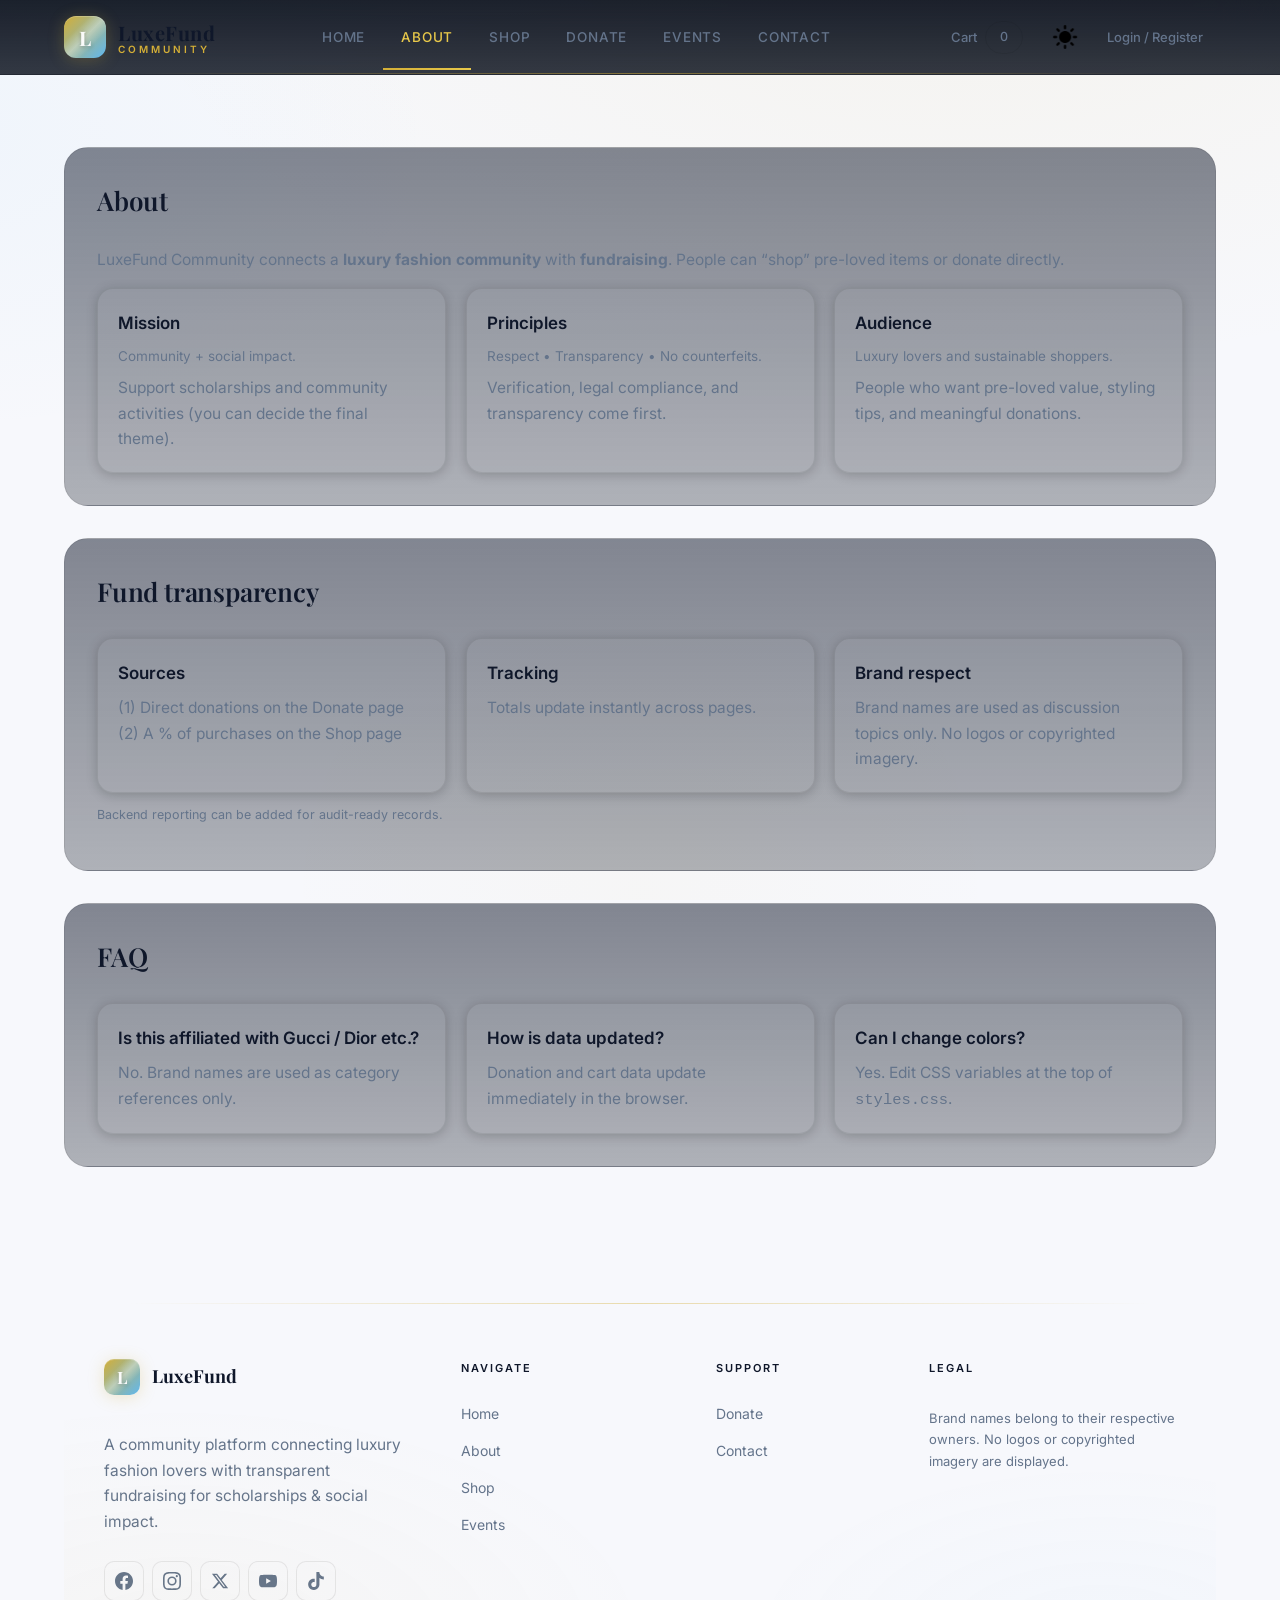
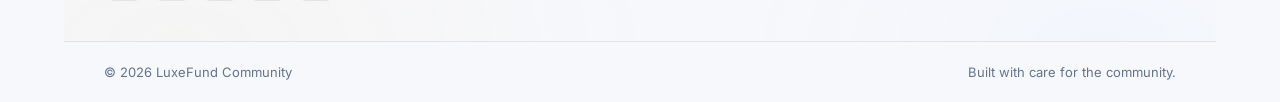
<file: about.html>
<!doctype html>
<html lang="en">
  <head>
    <meta charset="utf-8" />
    <meta name="viewport" content="width=device-width, initial-scale=1" />
    <meta
      name="description"
      content="Learn about LuxeFund Community - our mission to connect luxury fashion enthusiasts with transparent fundraising for scholarships and community development."
    />
    <meta
      name="keywords"
      content="about, mission, community fundraising, transparency, luxury fashion"
    />
    <meta name="author" content="LuxeFund Community" />
    <meta name="theme-color" content="#080e1a" />
    <meta property="og:type" content="website" />
    <meta property="og:title" content="About LuxeFund Community" />
    <meta
      property="og:description"
      content="Discover our mission, principles, and commitment to transparent fundraising."
    />
    <meta property="og:url" content="https://luxefund.community/about.html" />
    <meta name="robots" content="index, follow" />
    <title>About &bull; LuxeFund Community</title>
    <link rel="stylesheet" href="./assets/css/styles.css" />
    <link rel="canonical" href="https://luxefund.community/about.html" />
  </head>
  <body>
    <a class="skiplink" href="#main">Skip to content</a>

    <header class="siteheader">
      <div class="container">
        <div class="headerrow">
          <a class="brand" href="index.html" aria-label="LuxeFund Community - Home">
            <div class="brandbadge" aria-hidden="true"></div>
            <div class="brandname">
              <strong>LuxeFund</strong>
              <span>Community</span>
            </div>
          </a>

          <nav id="nav" class="nav" aria-label="Main navigation">
            <a href="index.html">Home</a>
            <a href="about.html">About</a>
            <a href="shop.html">Shop</a>
            <a href="fundraising.html">Donate</a>
            <a href="events.html">Events</a>
            <a href="contact.html">Contact</a>
          </nav>

          <div class="navwrap">
            <a class="btn ghost" href="shop.html" aria-label="Open fundraising shop">
              Cart
              <span id="cartcount" class="badge" aria-label="Items in cart">0</span>
            </a>
            <button id="themetoggle" class="btn ghost" type="button" aria-pressed="false">Light mode</button>
            <button id="authtrigger" class="btn ghost" type="button" aria-haspopup="dialog">Login / Register</button>
            <button id="navtoggle" class="navtoggle" type="button" aria-controls="nav" aria-expanded="false">Menu</button>
          </div>
        </div>
      </div>
    </header>

    <main id="main" class="container">
      <section class="section" aria-label="About">
        <div class="sectionhead">
          <h2>About</h2>
        </div>

        <p class="muted">
          LuxeFund Community connects a
          <strong>luxury fashion community</strong> with
          <strong>fundraising</strong>. People can &ldquo;shop&rdquo; pre-loved
          items or donate directly.
        </p>

        <div class="cardgrid mt12">
          <article class="card">
            <div class="cardbody">
              <h3 class="cardtitle">Mission</h3>
              <p class="cardmeta">Community + social impact.</p>
              <p class="muted">
                Support scholarships and community activities (you can decide
                the final theme).
              </p>
            </div>
          </article>

          <article class="card">
            <div class="cardbody">
              <h3 class="cardtitle">Principles</h3>
              <p class="cardmeta">
                Respect &bull; Transparency &bull; No counterfeits.
              </p>
              <p class="muted">
                Verification, legal compliance, and transparency come first.
              </p>
            </div>
          </article>

          <article class="card">
            <div class="cardbody">
              <h3 class="cardtitle">Audience</h3>
              <p class="cardmeta">Luxury lovers and sustainable shoppers.</p>
              <p class="muted">
                People who want pre-loved value, styling tips, and meaningful
                donations.
              </p>
            </div>
          </article>
        </div>
      </section>

      <section class="section" aria-label="Transparency">
        <div class="sectionhead">
          <h2>Fund transparency</h2>
        </div>

        <div class="cardgrid">
          <article class="card">
            <div class="cardbody">
              <h3 class="cardtitle">Sources</h3>
              <p class="muted">
                (1) Direct donations on the
                <a href="fundraising.html">Donate</a> page<br />
                (2) A % of purchases on the <a href="shop.html">Shop</a> page
              </p>
            </div>
          </article>

          <article class="card">
            <div class="cardbody">
              <h3 class="cardtitle">Tracking</h3>
              <p class="muted">Totals update instantly across pages.</p>
            </div>
          </article>

          <article class="card">
            <div class="cardbody">
              <h3 class="cardtitle">Brand respect</h3>
              <p class="muted">
                Brand names are used as discussion topics only. No logos or
                copyrighted imagery.
              </p>
            </div>
          </article>
        </div>

        <p class="help mt12">
          Backend reporting can be added for audit-ready records.
        </p>
      </section>

      <section class="section" aria-label="FAQ">
        <div class="sectionhead">
          <h2>FAQ</h2>
        </div>

        <div class="cardgrid">
          <article class="card">
            <div class="cardbody">
              <h3 class="cardtitle">
                Is this affiliated with Gucci / Dior etc.?
              </h3>
              <p class="muted">
                No. Brand names are used as category references only.
              </p>
            </div>
          </article>

          <article class="card">
            <div class="cardbody">
              <h3 class="cardtitle">How is data updated?</h3>
              <p class="muted">
                Donation and cart data update immediately in the browser.
              </p>
            </div>
          </article>

          <article class="card">
            <div class="cardbody">
              <h3 class="cardtitle">Can I change colors?</h3>
              <p class="muted">
                Yes. Edit CSS variables at the top of <code>styles.css</code>.
              </p>
            </div>
          </article>
        </div>
      </section>
    </main>

    <footer class="footer">
      <div class="container">
        <div class="footertop">
          <div class="footerrow">
            <div class="footercol">
              <div class="footerbrand">
                <div class="brandbadge" aria-hidden="true"></div>
                <strong>LuxeFund</strong>
              </div>
              <p class="muted mb0">
                A community platform connecting luxury fashion lovers
                with transparent fundraising for scholarships &amp; social impact.
              </p>
              <div class="footer-social">
                <a href="#" class="social-fb" aria-label="Facebook"><svg viewBox="0 0 24 24" fill="currentColor"><path d="M24 12.073C24 5.405 18.627 0 12 0S0 5.405 0 12.073C0 18.1 4.388 23.094 10.125 24v-8.437H7.078v-3.49h3.047v-2.66c0-3.025 1.792-4.697 4.533-4.697 1.312 0 2.686.236 2.686.236v2.971H15.83c-1.491 0-1.956.93-1.956 1.886v2.264h3.328l-.532 3.49h-2.796V24C19.612 23.094 24 18.1 24 12.073z"/></svg></a>
                <a href="#" class="social-ig" aria-label="Instagram"><svg viewBox="0 0 24 24" fill="currentColor"><path d="M12 2.163c3.204 0 3.584.012 4.85.07 3.252.148 4.771 1.691 4.919 4.919.058 1.265.069 1.645.069 4.849 0 3.205-.012 3.584-.069 4.849-.149 3.225-1.664 4.771-4.919 4.919-1.266.058-1.644.07-4.85.07-3.204 0-3.584-.012-4.849-.07-3.26-.149-4.771-1.699-4.919-4.92-.058-1.265-.07-1.644-.07-4.849 0-3.204.013-3.583.07-4.849.149-3.227 1.664-4.771 4.919-4.919 1.266-.057 1.645-.069 4.849-.069zM12 0C8.741 0 8.333.014 7.053.072 2.695.272.273 2.69.073 7.052.014 8.333 0 8.741 0 12c0 3.259.014 3.668.072 4.948.2 4.358 2.618 6.78 6.98 6.98C8.333 23.986 8.741 24 12 24c3.259 0 3.668-.014 4.948-.072 4.354-.2 6.782-2.618 6.979-6.98.059-1.28.073-1.689.073-4.948 0-3.259-.014-3.667-.072-4.947-.196-4.354-2.617-6.78-6.979-6.98C15.668.014 15.259 0 12 0zm0 5.838a6.162 6.162 0 100 12.324 6.162 6.162 0 000-12.324zM12 16a4 4 0 110-8 4 4 0 010 8zm6.406-11.845a1.44 1.44 0 100 2.881 1.44 1.44 0 000-2.881z"/></svg></a>
                <a href="#" class="social-tt" aria-label="Twitter / X"><svg viewBox="0 0 24 24" fill="currentColor"><path d="M18.244 2.25h3.308l-7.227 8.26 8.502 11.24H16.17l-5.214-6.817L4.99 21.75H1.68l7.73-8.835L1.254 2.25H8.08l4.713 6.231zm-1.161 17.52h1.833L7.084 4.126H5.117z"/></svg></a>
                <a href="#" class="social-yt" aria-label="YouTube"><svg viewBox="0 0 24 24" fill="currentColor"><path d="M23.498 6.186a3.016 3.016 0 00-2.122-2.136C19.505 3.545 12 3.545 12 3.545s-7.505 0-9.377.505A3.017 3.017 0 00.502 6.186C0 8.07 0 12 0 12s0 3.93.502 5.814a3.016 3.016 0 002.122 2.136c1.871.505 9.376.505 9.376.505s7.505 0 9.377-.505a3.015 3.015 0 002.122-2.136C24 15.93 24 12 24 12s0-3.93-.502-5.814zM9.545 15.568V8.432L15.818 12l-6.273 3.568z"/></svg></a>
                <a href="#" class="social-tk" aria-label="TikTok"><svg viewBox="0 0 24 24" fill="currentColor"><path d="M12.525.02c1.31-.02 2.61-.01 3.91-.02.08 1.53.63 3.09 1.75 4.17 1.12 1.11 2.7 1.62 4.24 1.79v4.03c-1.44-.05-2.89-.35-4.2-.97-.57-.26-1.1-.59-1.62-.93-.01 2.92.01 5.84-.02 8.75-.08 1.4-.54 2.79-1.35 3.94-1.31 1.92-3.58 3.17-5.91 3.21-1.43.08-2.86-.31-4.08-1.03-2.02-1.19-3.44-3.37-3.65-5.71-.02-.5-.03-1-.01-1.49.18-1.9 1.12-3.72 2.58-4.96 1.66-1.44 3.98-2.13 6.15-1.72.02 1.48-.04 2.96-.04 4.44-.99-.32-2.15-.23-3.02.37-.63.41-1.11 1.04-1.36 1.75-.21.51-.15 1.07-.14 1.61.24 1.64 1.82 3.02 3.5 2.87 1.12-.01 2.19-.66 2.77-1.61.19-.33.4-.67.41-1.06.1-1.79.06-3.57.07-5.36.01-4.03-.01-8.05.02-12.07z"/></svg></a>
              </div>
            </div>

            <div class="footercol">
              <strong class="footerstrong">Navigate</strong>
              <div class="footerlinks">
                <a href="index.html">Home</a>
                <a href="about.html">About</a>
                <a href="shop.html">Shop</a>
                <a href="events.html">Events</a>
              </div>
            </div>

            <div class="footercol">
              <strong class="footerstrong">Support</strong>
              <div class="footerlinks">
                <a href="fundraising.html">Donate</a>
                <a href="contact.html">Contact</a>
              </div>
            </div>

            <div class="footercol">
              <strong class="footerstrong">Legal</strong>
              <p class="muted mb0" style="font-size:13px">
                Brand names belong to their respective owners.
                No logos or copyrighted imagery are displayed.
              </p>
            </div>
          </div>
        </div>

        <div class="footerbottom">
          <span>&copy; 2026 LuxeFund Community</span>
          <span>Built with care for the community.</span>
        </div>
      </div>
    </footer>

    <div
      id="toastwrap"
      class="toastwrap"
      aria-live="polite"
      aria-atomic="true"
    ></div>

    <div
      id="authmodal"
      class="modalbackdrop authmodalbackdrop"
      aria-hidden="true"
      role="dialog"
      aria-modal="true"
      aria-label="Login or register"
    >
      <div class="modal authmodal">
        <div class="modalheader">
          <h3 id="authmodaltitle">Welcome back</h3>
          <button
            id="authclose"
            class="modalclose"
            type="button"
            aria-label="Close authentication"
          >
            Close
          </button>
        </div>

        <div class="authtabs" role="tablist" aria-label="Authentication tabs">
          <button
            id="authtablogin"
            class="btn primary"
            type="button"
            role="tab"
            aria-selected="true"
          >
            Login
          </button>
          <button
            id="authtabregister"
            class="btn"
            type="button"
            role="tab"
            aria-selected="false"
          >
            Register
          </button>
        </div>

        <div class="authbody">
          <div class="social-buttons">
            <button id="auth-google" class="btn-social google" type="button">
              <svg viewBox="0 0 24 24" aria-hidden="true"><path fill="#4285F4" d="M22.56 12.25c0-.78-.07-1.53-.2-2.25H12v4.26h5.92a5.06 5.06 0 0 1-2.2 3.32v2.77h3.57c2.08-1.92 3.28-4.74 3.28-8.1z"/><path fill="#34A853" d="M12 23c2.97 0 5.46-.98 7.28-2.66l-3.57-2.77c-.98.66-2.23 1.06-3.71 1.06-2.86 0-5.29-1.93-6.16-4.53H2.18v2.84C3.99 20.53 7.7 23 12 23z"/><path fill="#FBBC05" d="M5.84 14.09c-.22-.66-.35-1.36-.35-2.09s.13-1.43.35-2.09V7.07H2.18A10.96 10.96 0 0 0 1 12c0 1.77.42 3.45 1.18 4.93l3.66-2.84z"/><path fill="#EA4335" d="M12 5.38c1.62 0 3.06.56 4.21 1.64l3.15-3.15C17.45 2.09 14.97 1 12 1 7.7 1 3.99 3.47 2.18 7.07l3.66 2.84c.87-2.6 3.3-4.53 6.16-4.53z"/></svg>
              Continue with Google
            </button>
            <button id="auth-facebook" class="btn-social facebook" type="button">
              <svg viewBox="0 0 24 24" aria-hidden="true"><path fill="#1877F2" d="M24 12.073C24 5.405 18.627 0 12 0S0 5.405 0 12.073C0 18.1 4.388 23.094 10.125 24v-8.437H7.078v-3.49h3.047v-2.66c0-3.025 1.792-4.697 4.533-4.697 1.312 0 2.686.236 2.686.236v2.971H15.83c-1.491 0-1.956.93-1.956 1.886v2.264h3.328l-.532 3.49h-2.796V24C19.612 23.094 24 18.1 24 12.073z"/></svg>
              Continue with Facebook
            </button>
          </div>

          <div class="auth-divider">or</div>

          <div
            id="authloggedin"
            class="authpanel authloggedin hidden"
            aria-live="polite"
          >
            <p class="muted mb8">You are logged in as</p>
            <h4 id="authwhoami" class="cardtitle mt0">&mdash;</h4>
            <p id="authwhoemail" class="cardmeta">&mdash;</p>
            <div class="herocta mt12">
              <button id="authlogout" class="btn primary" type="button">
                Log out
              </button>
            </div>
          </div>

          <form id="authloginform" class="authpanel" novalidate>
            <div class="field">
              <label for="loginemail">Email</label>
              <input
                id="loginemail"
                type="email"
                placeholder="you@example.com"
                required
              />
            </div>

            <div class="field mt12">
              <label for="loginpassword">Password</label>
              <input
                id="loginpassword"
                type="password"
                placeholder="Minimum 6 characters"
                required
              />
            </div>

            <p class="help mt8">This is a front-end demo using localStorage.</p>

            <div class="herocta mt12">
              <button class="btn primary" type="submit">Login</button>
            </div>
          </form>

          <form id="authregisterform" class="authpanel hidden" novalidate>
            <div class="field">
              <label for="registername">Full name</label>
              <input
                id="registername"
                type="text"
                placeholder="e.g., Alex Nguyen"
                required
              />
            </div>

            <div class="field mt12">
              <label for="registeremail">Email</label>
              <input
                id="registeremail"
                type="email"
                placeholder="alex@example.com"
                required
              />
            </div>

            <div class="field mt12">
              <label for="registerpassword">Password</label>
              <input
                id="registerpassword"
                type="password"
                placeholder="Minimum 6 characters"
                required
              />
            </div>

            <div class="field mt12">
              <label for="registerconfirm">Confirm password</label>
              <input
                id="registerconfirm"
                type="password"
                placeholder="Repeat your password"
                required
              />
            </div>

            <div class="herocta mt12">
              <button class="btn primary" type="submit">Create account</button>
            </div>
          </form>

          <p id="authmessage" class="help mt12" aria-live="polite"></p>
        </div>
      </div>
    </div>

    <script src="./assets/js/main.js" defer></script>
  </body>
</html>
</file>
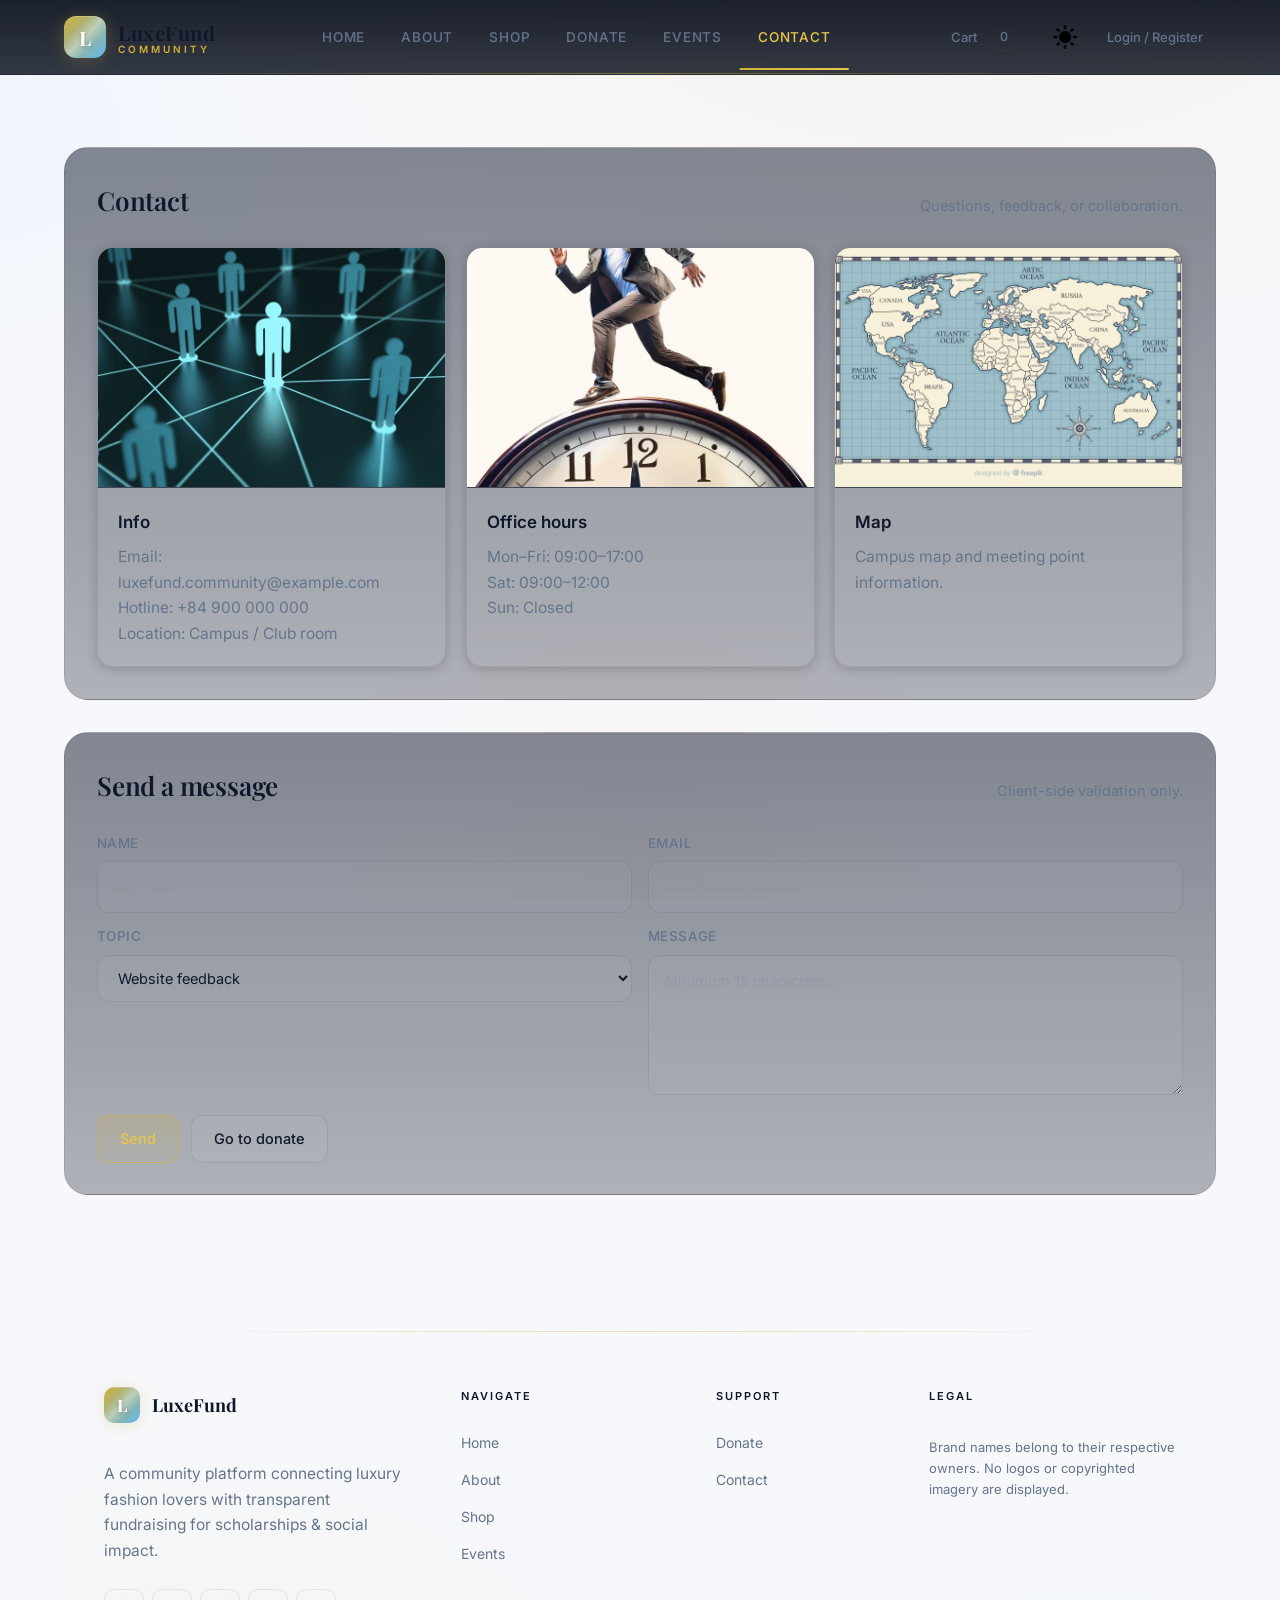
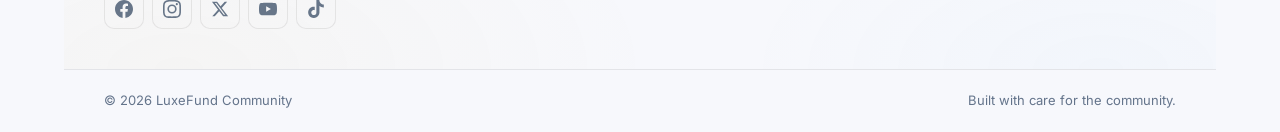
<file: contact.html>
<!doctype html>
<html lang="en">
  <head>
    <meta charset="utf-8" />
    <meta name="viewport" content="width=device-width, initial-scale=1" />
    <meta
      name="description"
      content="Contact LuxeFund Community. Reach out with questions, feedback, or collaboration proposals. Email, phone, and office hours available."
    />
    <meta name="keywords" content="contact, support, feedback, collaboration" />
    <meta name="author" content="LuxeFund Community" />
    <meta name="theme-color" content="#080e1a" />
    <meta property="og:type" content="website" />
    <meta property="og:title" content="Contact &bull; LuxeFund Community" />
    <meta
      property="og:description"
      content="Get in touch with LuxeFund Community for questions and support."
    />
    <meta property="og:url" content="https://luxefund.community/contact.html" />
    <meta name="robots" content="index, follow" />
    <title>Contact &bull; LuxeFund Community</title>
    <link rel="stylesheet" href="./assets/css/styles.css" />
    <link rel="canonical" href="https://luxefund.community/contact.html" />
  </head>
  <body>
    <a class="skiplink" href="#main">Skip to content</a>

    <header class="siteheader">
      <div class="container">
        <div class="headerrow">
          <a class="brand" href="index.html" aria-label="LuxeFund Community - Home">
            <div class="brandbadge" aria-hidden="true"></div>
            <div class="brandname">
              <strong>LuxeFund</strong>
              <span>Community</span>
            </div>
          </a>

          <nav id="nav" class="nav" aria-label="Main navigation">
            <a href="index.html">Home</a>
            <a href="about.html">About</a>
            <a href="shop.html">Shop</a>
            <a href="fundraising.html">Donate</a>
            <a href="events.html">Events</a>
            <a href="contact.html">Contact</a>
          </nav>

          <div class="navwrap">
            <a class="btn ghost" href="shop.html" aria-label="Open fundraising shop">
              Cart
              <span id="cartcount" class="badge" aria-label="Items in cart">0</span>
            </a>
            <button id="themetoggle" class="btn ghost" type="button" aria-pressed="false">Light mode</button>
            <button id="authtrigger" class="btn ghost" type="button" aria-haspopup="dialog">Login / Register</button>
            <button id="navtoggle" class="navtoggle" type="button" aria-controls="nav" aria-expanded="false">Menu</button>
          </div>
        </div>
      </div>
    </header>

    <main id="main" class="container">
      <section class="section" aria-label="Contact info">
        <div class="sectionhead">
          <h2>Contact</h2>
          <p>Questions, feedback, or collaboration.</p>
        </div>

        <div class="cardgrid">
          <article class="card">
            <img src="./assets/img/info.avif" alt="Info" />
            <div class="cardbody">
              <h3 class="cardtitle">Info</h3>
              <p class="muted">
                Email: luxefund.community@example.com<br />
                Hotline: +84 900 000 000<br />
                Location: Campus / Club room
              </p>
            </div>
          </article>

          <article class="card">
            <img src="./assets/img/visit.avif" alt="Office hours" />
            <div class="cardbody">
              <h3 class="cardtitle">Office hours</h3>
              <p class="muted">
                Mon&ndash;Fri: 09:00&ndash;17:00<br />
                Sat: 09:00&ndash;12:00<br />
                Sun: Closed
              </p>
            </div>
          </article>

          <article class="card">
            <img src="./assets/img/hinhtrai.avif" alt="Map" />
            <div class="cardbody">
              <h3 class="cardtitle">Map</h3>
              <p class="muted">Campus map and meeting point information.</p>
            </div>
          </article>
        </div>
      </section>

      <section class="section" aria-label="Contact form">
        <div class="sectionhead">
          <h2>Send a message</h2>
          <p>Client-side validation only.</p>
        </div>

        <form id="contactform" novalidate>
          <div class="formrow">
            <div class="field">
              <label for="cname">Name</label>
              <input id="cname" type="text" placeholder="e.g., Sam" required />
            </div>

            <div class="field">
              <label for="cemail">Email</label>
              <input
                id="cemail"
                type="email"
                placeholder="sam@example.com"
                required
              />
            </div>
          </div>

          <div class="formrow mt12">
            <div class="field">
              <label for="ctopic">Topic</label>
              <select id="ctopic">
                <option value="Website feedback">Website feedback</option>
                <option value="Join the community">Join the community</option>
                <option value="Donate / fundraising">
                  Donate / fundraising
                </option>
                <option value="Report content">Report content</option>
              </select>
            </div>

            <div class="field">
              <label for="cmessage">Message</label>
              <textarea
                id="cmessage"
                placeholder="Minimum 12 characters..."
                required
              ></textarea>
            </div>
          </div>

          <p id="contactresult" class="help mt8" aria-live="polite"></p>

          <div class="herocta">
            <button class="btn primary" type="submit">Send</button>
            <a class="btn" href="fundraising.html">Go to donate</a>
          </div>
        </form>
      </section>
    </main>

    <footer class="footer">
      <div class="container">
        <div class="footertop">
          <div class="footerrow">
            <div class="footercol">
              <div class="footerbrand">
                <div class="brandbadge" aria-hidden="true"></div>
                <strong>LuxeFund</strong>
              </div>
              <p class="muted mb0">
                A community platform connecting luxury fashion lovers
                with transparent fundraising for scholarships &amp; social impact.
              </p>
              <div class="footer-social">
                <a href="#" class="social-fb" aria-label="Facebook"><svg viewBox="0 0 24 24" fill="currentColor"><path d="M24 12.073C24 5.405 18.627 0 12 0S0 5.405 0 12.073C0 18.1 4.388 23.094 10.125 24v-8.437H7.078v-3.49h3.047v-2.66c0-3.025 1.792-4.697 4.533-4.697 1.312 0 2.686.236 2.686.236v2.971H15.83c-1.491 0-1.956.93-1.956 1.886v2.264h3.328l-.532 3.49h-2.796V24C19.612 23.094 24 18.1 24 12.073z"/></svg></a>
                <a href="#" class="social-ig" aria-label="Instagram"><svg viewBox="0 0 24 24" fill="currentColor"><path d="M12 2.163c3.204 0 3.584.012 4.85.07 3.252.148 4.771 1.691 4.919 4.919.058 1.265.069 1.645.069 4.849 0 3.205-.012 3.584-.069 4.849-.149 3.225-1.664 4.771-4.919 4.919-1.266.058-1.644.07-4.85.07-3.204 0-3.584-.012-4.849-.07-3.26-.149-4.771-1.699-4.919-4.92-.058-1.265-.07-1.644-.07-4.849 0-3.204.013-3.583.07-4.849.149-3.227 1.664-4.771 4.919-4.919 1.266-.057 1.645-.069 4.849-.069zM12 0C8.741 0 8.333.014 7.053.072 2.695.272.273 2.69.073 7.052.014 8.333 0 8.741 0 12c0 3.259.014 3.668.072 4.948.2 4.358 2.618 6.78 6.98 6.98C8.333 23.986 8.741 24 12 24c3.259 0 3.668-.014 4.948-.072 4.354-.2 6.782-2.618 6.979-6.98.059-1.28.073-1.689.073-4.948 0-3.259-.014-3.667-.072-4.947-.196-4.354-2.617-6.78-6.979-6.98C15.668.014 15.259 0 12 0zm0 5.838a6.162 6.162 0 100 12.324 6.162 6.162 0 000-12.324zM12 16a4 4 0 110-8 4 4 0 010 8zm6.406-11.845a1.44 1.44 0 100 2.881 1.44 1.44 0 000-2.881z"/></svg></a>
                <a href="#" class="social-tt" aria-label="Twitter / X"><svg viewBox="0 0 24 24" fill="currentColor"><path d="M18.244 2.25h3.308l-7.227 8.26 8.502 11.24H16.17l-5.214-6.817L4.99 21.75H1.68l7.73-8.835L1.254 2.25H8.08l4.713 6.231zm-1.161 17.52h1.833L7.084 4.126H5.117z"/></svg></a>
                <a href="#" class="social-yt" aria-label="YouTube"><svg viewBox="0 0 24 24" fill="currentColor"><path d="M23.498 6.186a3.016 3.016 0 00-2.122-2.136C19.505 3.545 12 3.545 12 3.545s-7.505 0-9.377.505A3.017 3.017 0 00.502 6.186C0 8.07 0 12 0 12s0 3.93.502 5.814a3.016 3.016 0 002.122 2.136c1.871.505 9.376.505 9.376.505s7.505 0 9.377-.505a3.015 3.015 0 002.122-2.136C24 15.93 24 12 24 12s0-3.93-.502-5.814zM9.545 15.568V8.432L15.818 12l-6.273 3.568z"/></svg></a>
                <a href="#" class="social-tk" aria-label="TikTok"><svg viewBox="0 0 24 24" fill="currentColor"><path d="M12.525.02c1.31-.02 2.61-.01 3.91-.02.08 1.53.63 3.09 1.75 4.17 1.12 1.11 2.7 1.62 4.24 1.79v4.03c-1.44-.05-2.89-.35-4.2-.97-.57-.26-1.1-.59-1.62-.93-.01 2.92.01 5.84-.02 8.75-.08 1.4-.54 2.79-1.35 3.94-1.31 1.92-3.58 3.17-5.91 3.21-1.43.08-2.86-.31-4.08-1.03-2.02-1.19-3.44-3.37-3.65-5.71-.02-.5-.03-1-.01-1.49.18-1.9 1.12-3.72 2.58-4.96 1.66-1.44 3.98-2.13 6.15-1.72.02 1.48-.04 2.96-.04 4.44-.99-.32-2.15-.23-3.02.37-.63.41-1.11 1.04-1.36 1.75-.21.51-.15 1.07-.14 1.61.24 1.64 1.82 3.02 3.5 2.87 1.12-.01 2.19-.66 2.77-1.61.19-.33.4-.67.41-1.06.1-1.79.06-3.57.07-5.36.01-4.03-.01-8.05.02-12.07z"/></svg></a>
              </div>
            </div>

            <div class="footercol">
              <strong class="footerstrong">Navigate</strong>
              <div class="footerlinks">
                <a href="index.html">Home</a>
                <a href="about.html">About</a>
                <a href="shop.html">Shop</a>
                <a href="events.html">Events</a>
              </div>
            </div>

            <div class="footercol">
              <strong class="footerstrong">Support</strong>
              <div class="footerlinks">
                <a href="fundraising.html">Donate</a>
                <a href="contact.html">Contact</a>
              </div>
            </div>

            <div class="footercol">
              <strong class="footerstrong">Legal</strong>
              <p class="muted mb0" style="font-size:13px">
                Brand names belong to their respective owners.
                No logos or copyrighted imagery are displayed.
              </p>
            </div>
          </div>
        </div>

        <div class="footerbottom">
          <span>&copy; 2026 LuxeFund Community</span>
          <span>Built with care for the community.</span>
        </div>
      </div>
    </footer>

    <div
      id="toastwrap"
      class="toastwrap"
      aria-live="polite"
      aria-atomic="true"
    ></div>

    <div
      id="authmodal"
      class="modalbackdrop authmodalbackdrop"
      aria-hidden="true"
      role="dialog"
      aria-modal="true"
      aria-label="Login or register"
    >
      <div class="modal authmodal">
        <div class="modalheader">
          <h3 id="authmodaltitle">Welcome back</h3>
          <button
            id="authclose"
            class="modalclose"
            type="button"
            aria-label="Close authentication"
          >
            Close
          </button>
        </div>

        <div class="authtabs" role="tablist" aria-label="Authentication tabs">
          <button
            id="authtablogin"
            class="btn primary"
            type="button"
            role="tab"
            aria-selected="true"
          >
            Login
          </button>
          <button
            id="authtabregister"
            class="btn"
            type="button"
            role="tab"
            aria-selected="false"
          >
            Register
          </button>
        </div>

        <div class="authbody">
          <div class="social-buttons">
            <button id="auth-google" class="btn-social google" type="button">
              <svg viewBox="0 0 24 24" aria-hidden="true"><path fill="#4285F4" d="M22.56 12.25c0-.78-.07-1.53-.2-2.25H12v4.26h5.92a5.06 5.06 0 0 1-2.2 3.32v2.77h3.57c2.08-1.92 3.28-4.74 3.28-8.1z"/><path fill="#34A853" d="M12 23c2.97 0 5.46-.98 7.28-2.66l-3.57-2.77c-.98.66-2.23 1.06-3.71 1.06-2.86 0-5.29-1.93-6.16-4.53H2.18v2.84C3.99 20.53 7.7 23 12 23z"/><path fill="#FBBC05" d="M5.84 14.09c-.22-.66-.35-1.36-.35-2.09s.13-1.43.35-2.09V7.07H2.18A10.96 10.96 0 0 0 1 12c0 1.77.42 3.45 1.18 4.93l3.66-2.84z"/><path fill="#EA4335" d="M12 5.38c1.62 0 3.06.56 4.21 1.64l3.15-3.15C17.45 2.09 14.97 1 12 1 7.7 1 3.99 3.47 2.18 7.07l3.66 2.84c.87-2.6 3.3-4.53 6.16-4.53z"/></svg>
              Continue with Google
            </button>
            <button id="auth-facebook" class="btn-social facebook" type="button">
              <svg viewBox="0 0 24 24" aria-hidden="true"><path fill="#1877F2" d="M24 12.073C24 5.405 18.627 0 12 0S0 5.405 0 12.073C0 18.1 4.388 23.094 10.125 24v-8.437H7.078v-3.49h3.047v-2.66c0-3.025 1.792-4.697 4.533-4.697 1.312 0 2.686.236 2.686.236v2.971H15.83c-1.491 0-1.956.93-1.956 1.886v2.264h3.328l-.532 3.49h-2.796V24C19.612 23.094 24 18.1 24 12.073z"/></svg>
              Continue with Facebook
            </button>
          </div>

          <div class="auth-divider">or</div>

          <div
            id="authloggedin"
            class="authpanel authloggedin hidden"
            aria-live="polite"
          >
            <p class="muted mb8">You are logged in as</p>
            <h4 id="authwhoami" class="cardtitle mt0">&mdash;</h4>
            <p id="authwhoemail" class="cardmeta">&mdash;</p>
            <div class="herocta mt12">
              <button id="authlogout" class="btn primary" type="button">
                Log out
              </button>
            </div>
          </div>

          <form id="authloginform" class="authpanel" novalidate>
            <div class="field">
              <label for="loginemail">Email</label>
              <input
                id="loginemail"
                type="email"
                placeholder="you@example.com"
                required
              />
            </div>

            <div class="field mt12">
              <label for="loginpassword">Password</label>
              <input
                id="loginpassword"
                type="password"
                placeholder="Minimum 6 characters"
                required
              />
            </div>

            <p class="help mt8">This is a front-end demo using localStorage.</p>

            <div class="herocta mt12">
              <button class="btn primary" type="submit">Login</button>
            </div>
          </form>

          <form id="authregisterform" class="authpanel hidden" novalidate>
            <div class="field">
              <label for="registername">Full name</label>
              <input
                id="registername"
                type="text"
                placeholder="e.g., Alex Nguyen"
                required
              />
            </div>

            <div class="field mt12">
              <label for="registeremail">Email</label>
              <input
                id="registeremail"
                type="email"
                placeholder="alex@example.com"
                required
              />
            </div>

            <div class="field mt12">
              <label for="registerpassword">Password</label>
              <input
                id="registerpassword"
                type="password"
                placeholder="Minimum 6 characters"
                required
              />
            </div>

            <div class="field mt12">
              <label for="registerconfirm">Confirm password</label>
              <input
                id="registerconfirm"
                type="password"
                placeholder="Repeat your password"
                required
              />
            </div>

            <div class="herocta mt12">
              <button class="btn primary" type="submit">Create account</button>
            </div>
          </form>

          <p id="authmessage" class="help mt12" aria-live="polite"></p>
        </div>
      </div>
    </div>

    <script src="./assets/js/main.js" defer></script>
    <script src="./assets/js/contact.js" defer></script>
  </body>
</html>
</file>
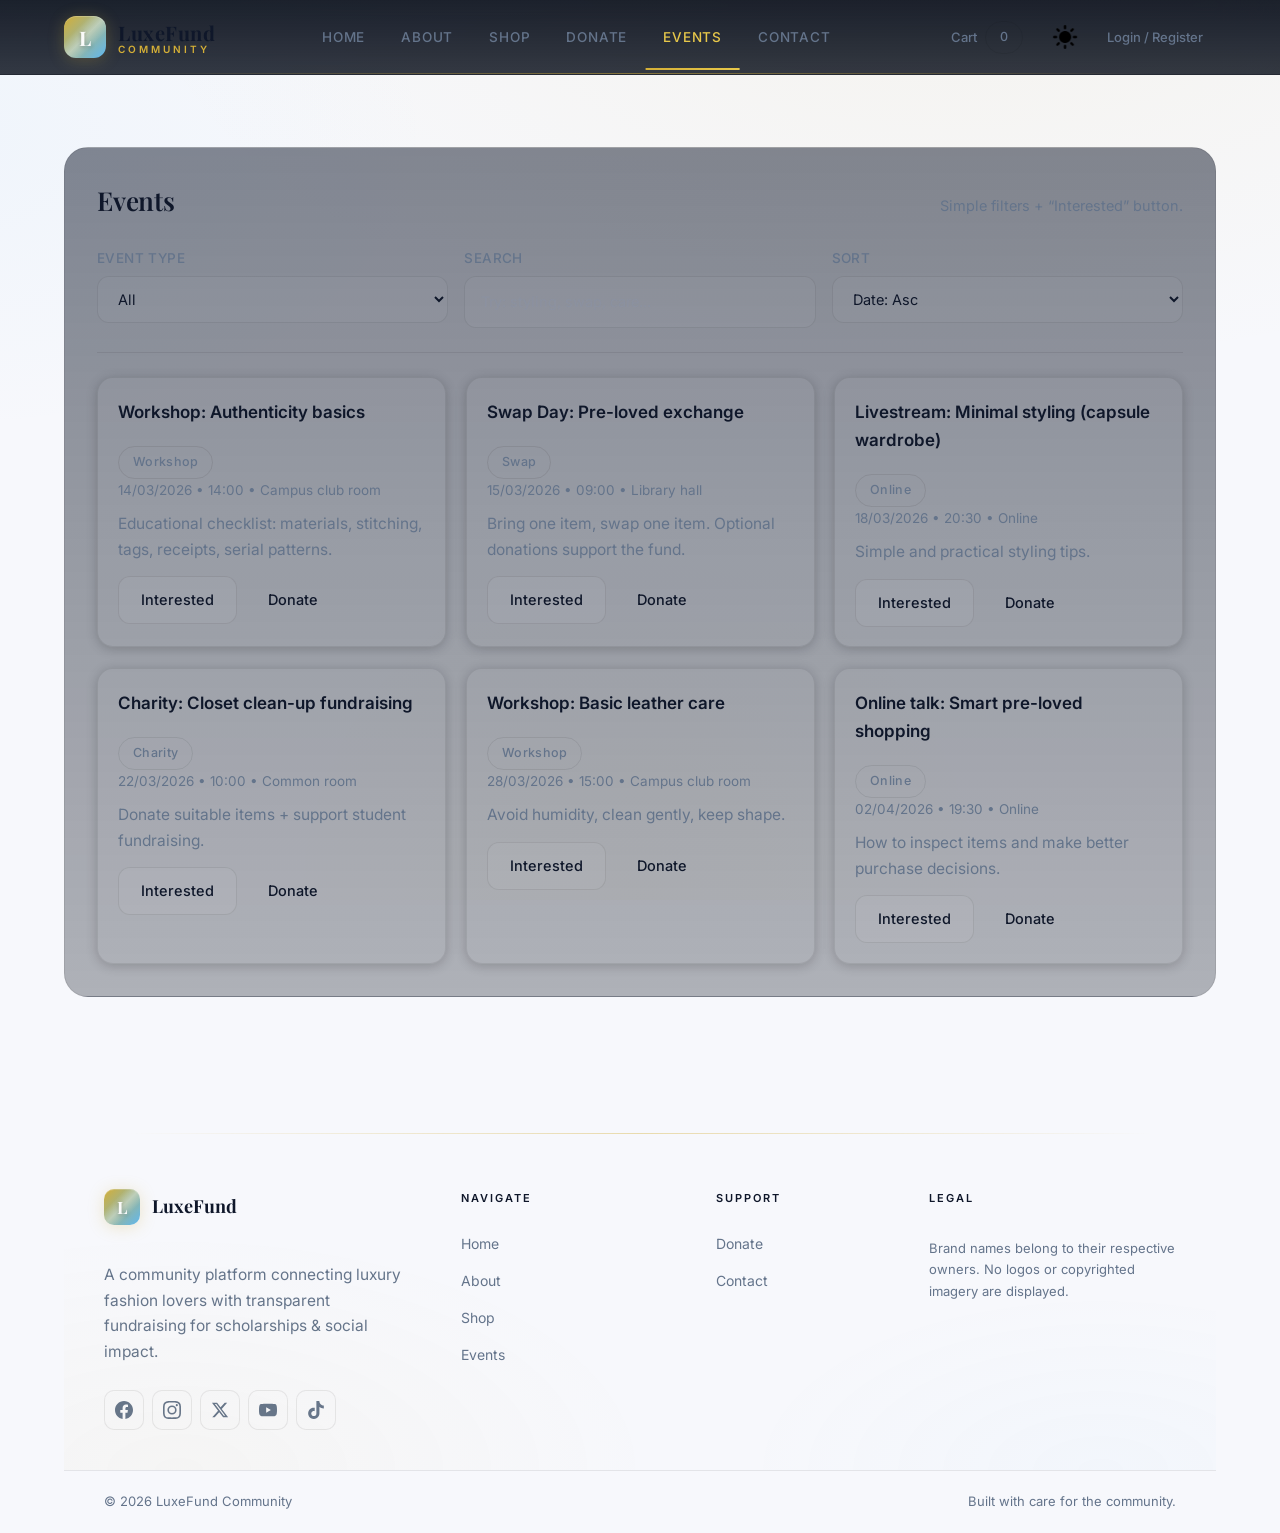
<file: events.html>
<!doctype html>
<html lang="en">
  <head>
    <meta charset="utf-8" />
    <meta name="viewport" content="width=device-width, initial-scale=1" />
    <meta
      name="description"
      content="Explore LuxeFund Community events - workshops on authenticity, swap days, styling tips, and charity initiatives. Connect with our luxury fashion community."
    />
    <meta
      name="keywords"
      content="events, workshops, swap, community activities, fashion"
    />
    <meta name="author" content="LuxeFund Community" />
    <meta name="theme-color" content="#080e1a" />
    <meta property="og:type" content="website" />
    <meta property="og:title" content="Events &bull; LuxeFund Community" />
    <meta
      property="og:description"
      content="Join LuxeFund Community events and workshops."
    />
    <meta property="og:url" content="https://luxefund.community/events.html" />
    <meta name="robots" content="index, follow" />
    <title>Events &bull; LuxeFund Community</title>
    <link rel="stylesheet" href="./assets/css/styles.css" />
    <link rel="canonical" href="https://luxefund.community/events.html" />
  </head>
  <body>
    <a class="skiplink" href="#main">Skip to content</a>

    <header class="siteheader">
      <div class="container">
        <div class="headerrow">
          <a class="brand" href="index.html" aria-label="LuxeFund Community - Home">
            <div class="brandbadge" aria-hidden="true"></div>
            <div class="brandname">
              <strong>LuxeFund</strong>
              <span>Community</span>
            </div>
          </a>

          <nav id="nav" class="nav" aria-label="Main navigation">
            <a href="index.html">Home</a>
            <a href="about.html">About</a>
            <a href="shop.html">Shop</a>
            <a href="fundraising.html">Donate</a>
            <a href="events.html">Events</a>
            <a href="contact.html">Contact</a>
          </nav>

          <div class="navwrap">
            <a class="btn ghost" href="shop.html" aria-label="Open fundraising shop">
              Cart
              <span id="cartcount" class="badge" aria-label="Items in cart">0</span>
            </a>
            <button id="themetoggle" class="btn ghost" type="button" aria-pressed="false">Light mode</button>
            <button id="authtrigger" class="btn ghost" type="button" aria-haspopup="dialog">Login / Register</button>
            <button id="navtoggle" class="navtoggle" type="button" aria-controls="nav" aria-expanded="false">Menu</button>
          </div>
        </div>
      </div>
    </header>

    <main id="main" class="container">
      <section class="section" aria-label="Events">
        <div class="sectionhead">
          <h2>Events</h2>
          <p>Simple filters + &ldquo;Interested&rdquo; button.</p>
        </div>

        <div class="formrow mt12" aria-label="Event filters">
          <div class="field">
            <label for="etype">Event type</label>
            <select id="etype">
              <option value="all">All</option>
              <option value="workshop">Workshop</option>
              <option value="swap">Swap</option>
              <option value="online">Online</option>
              <option value="charity">Charity</option>
            </select>
          </div>

          <div class="field">
            <label for="esearch">Search</label>
            <input
              id="esearch"
              type="search"
              placeholder="Try: styling, swap, care..."
            />
          </div>

          <div class="field">
            <label for="eSort">Sort</label>
            <select id="eSort">
              <option value="date_asc">Date: Asc</option>
              <option value="date_desc">Date: Desc</option>
            </select>
          </div>
        </div>

        <hr class="sep" />

        <div id="eventlist" class="cardgrid" aria-label="Event list"></div>
      </section>
    </main>

    <footer class="footer">
      <div class="container">
        <div class="footertop">
          <div class="footerrow">
            <div class="footercol">
              <div class="footerbrand">
                <div class="brandbadge" aria-hidden="true"></div>
                <strong>LuxeFund</strong>
              </div>
              <p class="muted mb0">
                A community platform connecting luxury fashion lovers
                with transparent fundraising for scholarships &amp; social impact.
              </p>
              <div class="footer-social">
                <a href="#" class="social-fb" aria-label="Facebook"><svg viewBox="0 0 24 24" fill="currentColor"><path d="M24 12.073C24 5.405 18.627 0 12 0S0 5.405 0 12.073C0 18.1 4.388 23.094 10.125 24v-8.437H7.078v-3.49h3.047v-2.66c0-3.025 1.792-4.697 4.533-4.697 1.312 0 2.686.236 2.686.236v2.971H15.83c-1.491 0-1.956.93-1.956 1.886v2.264h3.328l-.532 3.49h-2.796V24C19.612 23.094 24 18.1 24 12.073z"/></svg></a>
                <a href="#" class="social-ig" aria-label="Instagram"><svg viewBox="0 0 24 24" fill="currentColor"><path d="M12 2.163c3.204 0 3.584.012 4.85.07 3.252.148 4.771 1.691 4.919 4.919.058 1.265.069 1.645.069 4.849 0 3.205-.012 3.584-.069 4.849-.149 3.225-1.664 4.771-4.919 4.919-1.266.058-1.644.07-4.85.07-3.204 0-3.584-.012-4.849-.07-3.26-.149-4.771-1.699-4.919-4.92-.058-1.265-.07-1.644-.07-4.849 0-3.204.013-3.583.07-4.849.149-3.227 1.664-4.771 4.919-4.919 1.266-.057 1.645-.069 4.849-.069zM12 0C8.741 0 8.333.014 7.053.072 2.695.272.273 2.69.073 7.052.014 8.333 0 8.741 0 12c0 3.259.014 3.668.072 4.948.2 4.358 2.618 6.78 6.98 6.98C8.333 23.986 8.741 24 12 24c3.259 0 3.668-.014 4.948-.072 4.354-.2 6.782-2.618 6.979-6.98.059-1.28.073-1.689.073-4.948 0-3.259-.014-3.667-.072-4.947-.196-4.354-2.617-6.78-6.979-6.98C15.668.014 15.259 0 12 0zm0 5.838a6.162 6.162 0 100 12.324 6.162 6.162 0 000-12.324zM12 16a4 4 0 110-8 4 4 0 010 8zm6.406-11.845a1.44 1.44 0 100 2.881 1.44 1.44 0 000-2.881z"/></svg></a>
                <a href="#" class="social-tt" aria-label="Twitter / X"><svg viewBox="0 0 24 24" fill="currentColor"><path d="M18.244 2.25h3.308l-7.227 8.26 8.502 11.24H16.17l-5.214-6.817L4.99 21.75H1.68l7.73-8.835L1.254 2.25H8.08l4.713 6.231zm-1.161 17.52h1.833L7.084 4.126H5.117z"/></svg></a>
                <a href="#" class="social-yt" aria-label="YouTube"><svg viewBox="0 0 24 24" fill="currentColor"><path d="M23.498 6.186a3.016 3.016 0 00-2.122-2.136C19.505 3.545 12 3.545 12 3.545s-7.505 0-9.377.505A3.017 3.017 0 00.502 6.186C0 8.07 0 12 0 12s0 3.93.502 5.814a3.016 3.016 0 002.122 2.136c1.871.505 9.376.505 9.376.505s7.505 0 9.377-.505a3.015 3.015 0 002.122-2.136C24 15.93 24 12 24 12s0-3.93-.502-5.814zM9.545 15.568V8.432L15.818 12l-6.273 3.568z"/></svg></a>
                <a href="#" class="social-tk" aria-label="TikTok"><svg viewBox="0 0 24 24" fill="currentColor"><path d="M12.525.02c1.31-.02 2.61-.01 3.91-.02.08 1.53.63 3.09 1.75 4.17 1.12 1.11 2.7 1.62 4.24 1.79v4.03c-1.44-.05-2.89-.35-4.2-.97-.57-.26-1.1-.59-1.62-.93-.01 2.92.01 5.84-.02 8.75-.08 1.4-.54 2.79-1.35 3.94-1.31 1.92-3.58 3.17-5.91 3.21-1.43.08-2.86-.31-4.08-1.03-2.02-1.19-3.44-3.37-3.65-5.71-.02-.5-.03-1-.01-1.49.18-1.9 1.12-3.72 2.58-4.96 1.66-1.44 3.98-2.13 6.15-1.72.02 1.48-.04 2.96-.04 4.44-.99-.32-2.15-.23-3.02.37-.63.41-1.11 1.04-1.36 1.75-.21.51-.15 1.07-.14 1.61.24 1.64 1.82 3.02 3.5 2.87 1.12-.01 2.19-.66 2.77-1.61.19-.33.4-.67.41-1.06.1-1.79.06-3.57.07-5.36.01-4.03-.01-8.05.02-12.07z"/></svg></a>
              </div>
            </div>

            <div class="footercol">
              <strong class="footerstrong">Navigate</strong>
              <div class="footerlinks">
                <a href="index.html">Home</a>
                <a href="about.html">About</a>
                <a href="shop.html">Shop</a>
                <a href="events.html">Events</a>
              </div>
            </div>

            <div class="footercol">
              <strong class="footerstrong">Support</strong>
              <div class="footerlinks">
                <a href="fundraising.html">Donate</a>
                <a href="contact.html">Contact</a>
              </div>
            </div>

            <div class="footercol">
              <strong class="footerstrong">Legal</strong>
              <p class="muted mb0" style="font-size:13px">
                Brand names belong to their respective owners.
                No logos or copyrighted imagery are displayed.
              </p>
            </div>
          </div>
        </div>

        <div class="footerbottom">
          <span>&copy; 2026 LuxeFund Community</span>
          <span>Built with care for the community.</span>
        </div>
      </div>
    </footer>

    <div
      id="toastwrap"
      class="toastwrap"
      aria-live="polite"
      aria-atomic="true"
    ></div>

    <div
      id="authmodal"
      class="modalbackdrop authmodalbackdrop"
      aria-hidden="true"
      role="dialog"
      aria-modal="true"
      aria-label="Login or register"
    >
      <div class="modal authmodal">
        <div class="modalheader">
          <h3 id="authmodaltitle">Welcome back</h3>
          <button
            id="authclose"
            class="modalclose"
            type="button"
            aria-label="Close authentication"
          >
            Close
          </button>
        </div>

        <div class="authtabs" role="tablist" aria-label="Authentication tabs">
          <button
            id="authtablogin"
            class="btn primary"
            type="button"
            role="tab"
            aria-selected="true"
          >
            Login
          </button>
          <button
            id="authtabregister"
            class="btn"
            type="button"
            role="tab"
            aria-selected="false"
          >
            Register
          </button>
        </div>

        <div class="authbody">
          <div class="social-buttons">
            <button id="auth-google" class="btn-social google" type="button">
              <svg viewBox="0 0 24 24" aria-hidden="true"><path fill="#4285F4" d="M22.56 12.25c0-.78-.07-1.53-.2-2.25H12v4.26h5.92a5.06 5.06 0 0 1-2.2 3.32v2.77h3.57c2.08-1.92 3.28-4.74 3.28-8.1z"/><path fill="#34A853" d="M12 23c2.97 0 5.46-.98 7.28-2.66l-3.57-2.77c-.98.66-2.23 1.06-3.71 1.06-2.86 0-5.29-1.93-6.16-4.53H2.18v2.84C3.99 20.53 7.7 23 12 23z"/><path fill="#FBBC05" d="M5.84 14.09c-.22-.66-.35-1.36-.35-2.09s.13-1.43.35-2.09V7.07H2.18A10.96 10.96 0 0 0 1 12c0 1.77.42 3.45 1.18 4.93l3.66-2.84z"/><path fill="#EA4335" d="M12 5.38c1.62 0 3.06.56 4.21 1.64l3.15-3.15C17.45 2.09 14.97 1 12 1 7.7 1 3.99 3.47 2.18 7.07l3.66 2.84c.87-2.6 3.3-4.53 6.16-4.53z"/></svg>
              Continue with Google
            </button>
            <button id="auth-facebook" class="btn-social facebook" type="button">
              <svg viewBox="0 0 24 24" aria-hidden="true"><path fill="#1877F2" d="M24 12.073C24 5.405 18.627 0 12 0S0 5.405 0 12.073C0 18.1 4.388 23.094 10.125 24v-8.437H7.078v-3.49h3.047v-2.66c0-3.025 1.792-4.697 4.533-4.697 1.312 0 2.686.236 2.686.236v2.971H15.83c-1.491 0-1.956.93-1.956 1.886v2.264h3.328l-.532 3.49h-2.796V24C19.612 23.094 24 18.1 24 12.073z"/></svg>
              Continue with Facebook
            </button>
          </div>

          <div class="auth-divider">or</div>

          <div
            id="authloggedin"
            class="authpanel authloggedin hidden"
            aria-live="polite"
          >
            <p class="muted mb8">You are logged in as</p>
            <h4 id="authwhoami" class="cardtitle mt0">&mdash;</h4>
            <p id="authwhoemail" class="cardmeta">&mdash;</p>
            <div class="herocta mt12">
              <button id="authlogout" class="btn primary" type="button">
                Log out
              </button>
            </div>
          </div>

          <form id="authloginform" class="authpanel" novalidate>
            <div class="field">
              <label for="loginemail">Email</label>
              <input
                id="loginemail"
                type="email"
                placeholder="you@example.com"
                required
              />
            </div>

            <div class="field mt12">
              <label for="loginpassword">Password</label>
              <input
                id="loginpassword"
                type="password"
                placeholder="Minimum 6 characters"
                required
              />
            </div>

            <p class="help mt8">This is a front-end demo using localStorage.</p>

            <div class="herocta mt12">
              <button class="btn primary" type="submit">Login</button>
            </div>
          </form>

          <form id="authregisterform" class="authpanel hidden" novalidate>
            <div class="field">
              <label for="registername">Full name</label>
              <input
                id="registername"
                type="text"
                placeholder="e.g., Alex Nguyen"
                required
              />
            </div>

            <div class="field mt12">
              <label for="registeremail">Email</label>
              <input
                id="registeremail"
                type="email"
                placeholder="alex@example.com"
                required
              />
            </div>

            <div class="field mt12">
              <label for="registerpassword">Password</label>
              <input
                id="registerpassword"
                type="password"
                placeholder="Minimum 6 characters"
                required
              />
            </div>

            <div class="field mt12">
              <label for="registerconfirm">Confirm password</label>
              <input
                id="registerconfirm"
                type="password"
                placeholder="Repeat your password"
                required
              />
            </div>

            <div class="herocta mt12">
              <button class="btn primary" type="submit">Create account</button>
            </div>
          </form>

          <p id="authmessage" class="help mt12" aria-live="polite"></p>
        </div>
      </div>
    </div>

    <script src="./assets/js/main.js" defer></script>
    <script src="./assets/js/events.js" defer></script>
  </body>
</html>
</file>
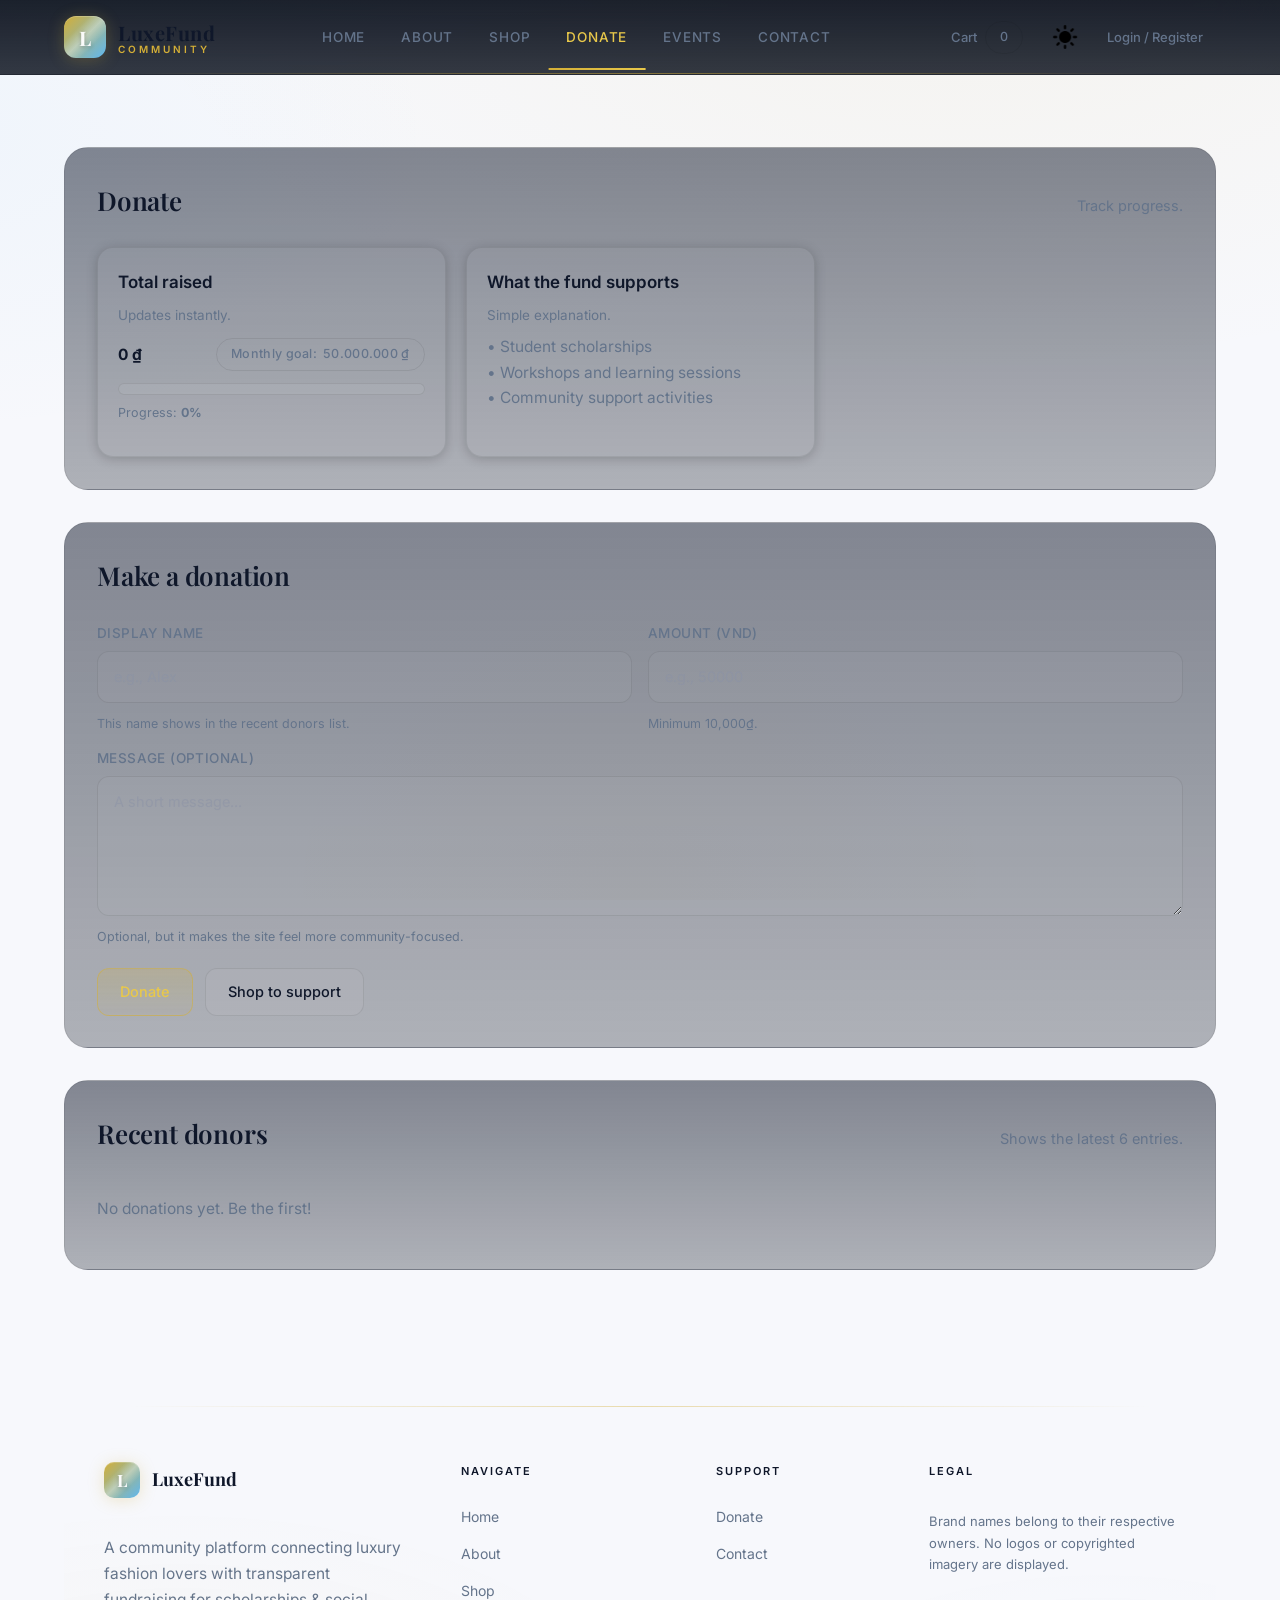
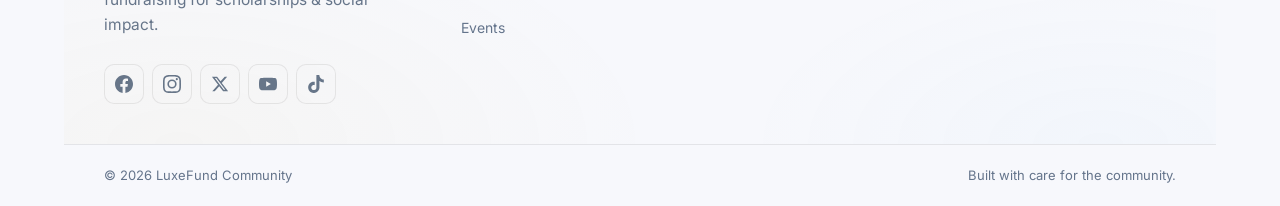
<file: fundraising.html>
<!doctype html>
<html lang="en">
  <head>
    <meta charset="utf-8" />
    <meta name="viewport" content="width=device-width, initial-scale=1" />
    <meta
      name="description"
      content="Support LuxeFund Community through direct donations. Track our fundraising progress transparently towards scholarships and community development goals."
    />
    <meta
      name="keywords"
      content="donate, fundraising, scholarships, community support, transparent"
    />
    <meta name="author" content="LuxeFund Community" />
    <meta name="theme-color" content="#080e1a" />
    <meta property="og:type" content="website" />
    <meta property="og:title" content="Donate &bull; LuxeFund Community" />
    <meta
      property="og:description"
      content="Support our transparent fundraising for scholarships and community initiatives."
    />
    <meta
      property="og:url"
      content="https://luxefund.community/fundraising.html"
    />
    <meta name="robots" content="index, follow" />
    <title>Donate &bull; LuxeFund Community</title>
    <link rel="stylesheet" href="./assets/css/styles.css" />
    <link rel="canonical" href="https://luxefund.community/fundraising.html" />
  </head>
  <body>
    <a class="skiplink" href="#main">Skip to content</a>

    <header class="siteheader">
      <div class="container">
        <div class="headerrow">
          <a class="brand" href="index.html" aria-label="LuxeFund Community - Home">
            <div class="brandbadge" aria-hidden="true"></div>
            <div class="brandname">
              <strong>LuxeFund</strong>
              <span>Community</span>
            </div>
          </a>

          <nav id="nav" class="nav" aria-label="Main navigation">
            <a href="index.html">Home</a>
            <a href="about.html">About</a>
            <a href="shop.html">Shop</a>
            <a href="fundraising.html">Donate</a>
            <a href="events.html">Events</a>
            <a href="contact.html">Contact</a>
          </nav>

          <div class="navwrap">
            <a class="btn ghost" href="shop.html" aria-label="Open fundraising shop">
              Cart
              <span id="cartcount" class="badge" aria-label="Items in cart">0</span>
            </a>
            <button id="themetoggle" class="btn ghost" type="button" aria-pressed="false">Light mode</button>
            <button id="authtrigger" class="btn ghost" type="button" aria-haspopup="dialog">Login / Register</button>
            <button id="navtoggle" class="navtoggle" type="button" aria-controls="nav" aria-expanded="false">Menu</button>
          </div>
        </div>
      </div>
    </header>

    <main id="main" class="container">
      <section class="section" aria-label="Fundraising summary">
        <div class="sectionhead">
          <h2>Donate</h2>
          <p>Track progress.</p>
        </div>

        <div class="cardgrid">
          <article class="card">
            <div class="cardbody">
              <h3 class="cardtitle">Total raised</h3>
              <p class="cardmeta">Updates instantly.</p>

              <div class="rowbetween mt12">
                <strong id="raisedtotal">0 &#8363;</strong>
                <span class="badge"
                  >Monthly goal: <span id="goal">0 &#8363;</span></span
                >
              </div>

              <div class="progress mt12" aria-label="Progress">
                <div id="progressbar"></div>
              </div>
              <p class="help mt8">
                Progress: <strong id="progresspct">0%</strong>
              </p>
            </div>
          </article>

          <article class="card">
            <div class="cardbody">
              <h3 class="cardtitle">What the fund supports</h3>
              <p class="cardmeta">Simple explanation.</p>
              <p class="muted">
                &bull; Student scholarships<br />
                &bull; Workshops and learning sessions<br />
                &bull; Community support activities
              </p>
            </div>
          </article>
        </div>
      </section>

      <section class="section" aria-label="Donation form">
        <div class="sectionhead">
          <h2>Make a donation</h2>
        </div>

        <form id="donateform" novalidate>
          <div class="formrow">
            <div class="field">
              <label for="donorname">Display name</label>
              <input
                id="donorname"
                type="text"
                placeholder="e.g., Alex"
                required
              />
              <span class="help"
                >This name shows in the recent donors list.</span
              >
            </div>

            <div class="field">
              <label for="donateamount">Amount (VND)</label>
              <input
                id="donateamount"
                type="number"
                min="10000"
                step="1000"
                placeholder="e.g., 50000"
                required
              />
              <span class="help">Minimum 10,000&#8363;.</span>
            </div>
          </div>

          <div class="field mt12">
            <label for="donormsg">Message (optional)</label>
            <textarea id="donormsg" placeholder="A short message..."></textarea>
            <span class="help"
              >Optional, but it makes the site feel more
              community-focused.</span
            >
          </div>

          <p id="donateerror" class="error mt8" aria-live="polite"></p>

          <div class="herocta">
            <button class="btn primary" type="submit">Donate</button>
            <a class="btn" href="shop.html">Shop to support</a>
          </div>
        </form>
      </section>

      <section class="section" aria-label="Recent donors">
        <div class="sectionhead">
          <h2>Recent donors</h2>
          <p>Shows the latest 6 entries.</p>
        </div>

        <div id="donorlist" class="cardgrid"></div>
      </section>
    </main>

    <footer class="footer">
      <div class="container">
        <div class="footertop">
          <div class="footerrow">
            <div class="footercol">
              <div class="footerbrand">
                <div class="brandbadge" aria-hidden="true"></div>
                <strong>LuxeFund</strong>
              </div>
              <p class="muted mb0">
                A community platform connecting luxury fashion lovers
                with transparent fundraising for scholarships &amp; social impact.
              </p>
              <div class="footer-social">
                <a href="#" class="social-fb" aria-label="Facebook"><svg viewBox="0 0 24 24" fill="currentColor"><path d="M24 12.073C24 5.405 18.627 0 12 0S0 5.405 0 12.073C0 18.1 4.388 23.094 10.125 24v-8.437H7.078v-3.49h3.047v-2.66c0-3.025 1.792-4.697 4.533-4.697 1.312 0 2.686.236 2.686.236v2.971H15.83c-1.491 0-1.956.93-1.956 1.886v2.264h3.328l-.532 3.49h-2.796V24C19.612 23.094 24 18.1 24 12.073z"/></svg></a>
                <a href="#" class="social-ig" aria-label="Instagram"><svg viewBox="0 0 24 24" fill="currentColor"><path d="M12 2.163c3.204 0 3.584.012 4.85.07 3.252.148 4.771 1.691 4.919 4.919.058 1.265.069 1.645.069 4.849 0 3.205-.012 3.584-.069 4.849-.149 3.225-1.664 4.771-4.919 4.919-1.266.058-1.644.07-4.85.07-3.204 0-3.584-.012-4.849-.07-3.26-.149-4.771-1.699-4.919-4.92-.058-1.265-.07-1.644-.07-4.849 0-3.204.013-3.583.07-4.849.149-3.227 1.664-4.771 4.919-4.919 1.266-.057 1.645-.069 4.849-.069zM12 0C8.741 0 8.333.014 7.053.072 2.695.272.273 2.69.073 7.052.014 8.333 0 8.741 0 12c0 3.259.014 3.668.072 4.948.2 4.358 2.618 6.78 6.98 6.98C8.333 23.986 8.741 24 12 24c3.259 0 3.668-.014 4.948-.072 4.354-.2 6.782-2.618 6.979-6.98.059-1.28.073-1.689.073-4.948 0-3.259-.014-3.667-.072-4.947-.196-4.354-2.617-6.78-6.979-6.98C15.668.014 15.259 0 12 0zm0 5.838a6.162 6.162 0 100 12.324 6.162 6.162 0 000-12.324zM12 16a4 4 0 110-8 4 4 0 010 8zm6.406-11.845a1.44 1.44 0 100 2.881 1.44 1.44 0 000-2.881z"/></svg></a>
                <a href="#" class="social-tt" aria-label="Twitter / X"><svg viewBox="0 0 24 24" fill="currentColor"><path d="M18.244 2.25h3.308l-7.227 8.26 8.502 11.24H16.17l-5.214-6.817L4.99 21.75H1.68l7.73-8.835L1.254 2.25H8.08l4.713 6.231zm-1.161 17.52h1.833L7.084 4.126H5.117z"/></svg></a>
                <a href="#" class="social-yt" aria-label="YouTube"><svg viewBox="0 0 24 24" fill="currentColor"><path d="M23.498 6.186a3.016 3.016 0 00-2.122-2.136C19.505 3.545 12 3.545 12 3.545s-7.505 0-9.377.505A3.017 3.017 0 00.502 6.186C0 8.07 0 12 0 12s0 3.93.502 5.814a3.016 3.016 0 002.122 2.136c1.871.505 9.376.505 9.376.505s7.505 0 9.377-.505a3.015 3.015 0 002.122-2.136C24 15.93 24 12 24 12s0-3.93-.502-5.814zM9.545 15.568V8.432L15.818 12l-6.273 3.568z"/></svg></a>
                <a href="#" class="social-tk" aria-label="TikTok"><svg viewBox="0 0 24 24" fill="currentColor"><path d="M12.525.02c1.31-.02 2.61-.01 3.91-.02.08 1.53.63 3.09 1.75 4.17 1.12 1.11 2.7 1.62 4.24 1.79v4.03c-1.44-.05-2.89-.35-4.2-.97-.57-.26-1.1-.59-1.62-.93-.01 2.92.01 5.84-.02 8.75-.08 1.4-.54 2.79-1.35 3.94-1.31 1.92-3.58 3.17-5.91 3.21-1.43.08-2.86-.31-4.08-1.03-2.02-1.19-3.44-3.37-3.65-5.71-.02-.5-.03-1-.01-1.49.18-1.9 1.12-3.72 2.58-4.96 1.66-1.44 3.98-2.13 6.15-1.72.02 1.48-.04 2.96-.04 4.44-.99-.32-2.15-.23-3.02.37-.63.41-1.11 1.04-1.36 1.75-.21.51-.15 1.07-.14 1.61.24 1.64 1.82 3.02 3.5 2.87 1.12-.01 2.19-.66 2.77-1.61.19-.33.4-.67.41-1.06.1-1.79.06-3.57.07-5.36.01-4.03-.01-8.05.02-12.07z"/></svg></a>
              </div>
            </div>

            <div class="footercol">
              <strong class="footerstrong">Navigate</strong>
              <div class="footerlinks">
                <a href="index.html">Home</a>
                <a href="about.html">About</a>
                <a href="shop.html">Shop</a>
                <a href="events.html">Events</a>
              </div>
            </div>

            <div class="footercol">
              <strong class="footerstrong">Support</strong>
              <div class="footerlinks">
                <a href="fundraising.html">Donate</a>
                <a href="contact.html">Contact</a>
              </div>
            </div>

            <div class="footercol">
              <strong class="footerstrong">Legal</strong>
              <p class="muted mb0" style="font-size:13px">
                Brand names belong to their respective owners.
                No logos or copyrighted imagery are displayed.
              </p>
            </div>
          </div>
        </div>

        <div class="footerbottom">
          <span>&copy; 2026 LuxeFund Community</span>
          <span>Built with care for the community.</span>
        </div>
      </div>
    </footer>

    <div
      id="toastwrap"
      class="toastwrap"
      aria-live="polite"
      aria-atomic="true"
    ></div>

    <div
      id="authmodal"
      class="modalbackdrop authmodalbackdrop"
      aria-hidden="true"
      role="dialog"
      aria-modal="true"
      aria-label="Login or register"
    >
      <div class="modal authmodal">
        <div class="modalheader">
          <h3 id="authmodaltitle">Welcome back</h3>
          <button
            id="authclose"
            class="modalclose"
            type="button"
            aria-label="Close authentication"
          >
            Close
          </button>
        </div>

        <div class="authtabs" role="tablist" aria-label="Authentication tabs">
          <button
            id="authtablogin"
            class="btn primary"
            type="button"
            role="tab"
            aria-selected="true"
          >
            Login
          </button>
          <button
            id="authtabregister"
            class="btn"
            type="button"
            role="tab"
            aria-selected="false"
          >
            Register
          </button>
        </div>

        <div class="authbody">
          <div class="social-buttons">
            <button id="auth-google" class="btn-social google" type="button">
              <svg viewBox="0 0 24 24" aria-hidden="true"><path fill="#4285F4" d="M22.56 12.25c0-.78-.07-1.53-.2-2.25H12v4.26h5.92a5.06 5.06 0 0 1-2.2 3.32v2.77h3.57c2.08-1.92 3.28-4.74 3.28-8.1z"/><path fill="#34A853" d="M12 23c2.97 0 5.46-.98 7.28-2.66l-3.57-2.77c-.98.66-2.23 1.06-3.71 1.06-2.86 0-5.29-1.93-6.16-4.53H2.18v2.84C3.99 20.53 7.7 23 12 23z"/><path fill="#FBBC05" d="M5.84 14.09c-.22-.66-.35-1.36-.35-2.09s.13-1.43.35-2.09V7.07H2.18A10.96 10.96 0 0 0 1 12c0 1.77.42 3.45 1.18 4.93l3.66-2.84z"/><path fill="#EA4335" d="M12 5.38c1.62 0 3.06.56 4.21 1.64l3.15-3.15C17.45 2.09 14.97 1 12 1 7.7 1 3.99 3.47 2.18 7.07l3.66 2.84c.87-2.6 3.3-4.53 6.16-4.53z"/></svg>
              Continue with Google
            </button>
            <button id="auth-facebook" class="btn-social facebook" type="button">
              <svg viewBox="0 0 24 24" aria-hidden="true"><path fill="#1877F2" d="M24 12.073C24 5.405 18.627 0 12 0S0 5.405 0 12.073C0 18.1 4.388 23.094 10.125 24v-8.437H7.078v-3.49h3.047v-2.66c0-3.025 1.792-4.697 4.533-4.697 1.312 0 2.686.236 2.686.236v2.971H15.83c-1.491 0-1.956.93-1.956 1.886v2.264h3.328l-.532 3.49h-2.796V24C19.612 23.094 24 18.1 24 12.073z"/></svg>
              Continue with Facebook
            </button>
          </div>

          <div class="auth-divider">or</div>

          <div
            id="authloggedin"
            class="authpanel authloggedin hidden"
            aria-live="polite"
          >
            <p class="muted mb8">You are logged in as</p>
            <h4 id="authwhoami" class="cardtitle mt0">&mdash;</h4>
            <p id="authwhoemail" class="cardmeta">&mdash;</p>
            <div class="herocta mt12">
              <button id="authlogout" class="btn primary" type="button">
                Log out
              </button>
            </div>
          </div>

          <form id="authloginform" class="authpanel" novalidate>
            <div class="field">
              <label for="loginemail">Email</label>
              <input
                id="loginemail"
                type="email"
                placeholder="you@example.com"
                required
              />
            </div>

            <div class="field mt12">
              <label for="loginpassword">Password</label>
              <input
                id="loginpassword"
                type="password"
                placeholder="Minimum 6 characters"
                required
              />
            </div>

            <p class="help mt8">This is a front-end demo using localStorage.</p>

            <div class="herocta mt12">
              <button class="btn primary" type="submit">Login</button>
            </div>
          </form>

          <form id="authregisterform" class="authpanel hidden" novalidate>
            <div class="field">
              <label for="registername">Full name</label>
              <input
                id="registername"
                type="text"
                placeholder="e.g., Alex Nguyen"
                required
              />
            </div>

            <div class="field mt12">
              <label for="registeremail">Email</label>
              <input
                id="registeremail"
                type="email"
                placeholder="alex@example.com"
                required
              />
            </div>

            <div class="field mt12">
              <label for="registerpassword">Password</label>
              <input
                id="registerpassword"
                type="password"
                placeholder="Minimum 6 characters"
                required
              />
            </div>

            <div class="field mt12">
              <label for="registerconfirm">Confirm password</label>
              <input
                id="registerconfirm"
                type="password"
                placeholder="Repeat your password"
                required
              />
            </div>

            <div class="herocta mt12">
              <button class="btn primary" type="submit">Create account</button>
            </div>
          </form>

          <p id="authmessage" class="help mt12" aria-live="polite"></p>
        </div>
      </div>
    </div>

    <script src="./assets/js/main.js" defer></script>
    <script src="./assets/js/fundraising.js" defer></script>
  </body>
</html>
</file>
<file: assets/css/styles.css>
/* ══════════════════════════════════════════════════════════
   LuxeFund Community — Design System
   ══════════════════════════════════════════════════════════ */

/* Google Fonts */
@import url("https://fonts.googleapis.com/css2?family=Inter:wght@400;500;600;700&family=Playfair+Display:wght@500;600;700&display=swap");

:root {
  --bg: #080e1a;
  --panel: #0d1528;
  --card: #0f1a33;
  --text: #e8eaf0;
  --muted: #8a92a6;
  --brand: #d4af37;
  --brand-light: #e8c84a;
  --brand-dim: rgba(212, 175, 55, 0.15);
  --brand2: #60b8f0;
  --brand2-dim: rgba(96, 184, 240, 0.12);
  --danger: #ef4444;
  --ok: #22c55e;
  --border: rgba(255, 255, 255, 0.06);
  --border-hover: rgba(255, 255, 255, 0.12);
  --shadow: 0 8px 32px rgba(0, 0, 0, 0.4);
  --shadow-sm: 0 2px 12px rgba(0, 0, 0, 0.2);
  --shadow-glow: 0 0 40px rgba(212, 175, 55, 0.08);
  --radius: 16px;
  --radius-lg: 24px;
  --max: 1200px;
  --focus: 0 0 0 3px rgba(96, 184, 240, 0.35);
  --transition: 200ms ease;
  --font-sans:
    "Inter", system-ui, -apple-system, "Segoe UI", Roboto, sans-serif;
  --font-display: "Playfair Display", Georgia, "Times New Roman", serif;
  color-scheme: dark light;
}

* {
  box-sizing: border-box;
}

html {
  scroll-behavior: smooth;
  -webkit-font-smoothing: antialiased;
  -moz-osx-font-smoothing: grayscale;
}

body {
  margin: 0;
  font-family: var(--font-sans);
  font-size: 15.5px;
  line-height: 1.65;
  color: var(--text);
  background: var(--bg);
  background-image:
    radial-gradient(
      ellipse 1400px 700px at 75% -5%,
      rgba(212, 175, 55, 0.07),
      transparent 60%
    ),
    radial-gradient(
      ellipse 1000px 600px at -5% 15%,
      rgba(96, 184, 240, 0.05),
      transparent 50%
    ),
    radial-gradient(
      ellipse 600px 600px at 50% 100%,
      rgba(212, 175, 55, 0.03),
      transparent 60%
    );
  background-attachment: fixed;
  min-height: 100vh;
}

/* Selection */
::selection {
  background: rgba(212, 175, 55, 0.3);
  color: #fff;
}

a {
  color: inherit;
  text-decoration: none;
  transition:
    color var(--transition),
    text-decoration-color var(--transition);
}
a:hover {
  color: var(--brand-light);
}
a:focus-visible {
  outline: none;
  box-shadow: var(--focus);
  border-radius: 4px;
}

img {
  max-width: 100%;
  height: auto;
  display: block;
}

picture {
  display: block;
}

.container {
  width: 100%;
  max-width: var(--max);
  margin: 0 auto;
  padding: 0 24px;
}

.skiplink {
  position: absolute;
  left: -999px;
  top: auto;
  width: 1px;
  height: 1px;
  overflow: hidden;
}
.skiplink:focus {
  left: 16px;
  top: 16px;
  width: auto;
  height: auto;
  padding: 10px 14px;
  background: var(--panel);
  border: 1px solid var(--border);
  border-radius: 12px;
  box-shadow: var(--shadow);
  z-index: 9999;
  color: var(--text);
}

/* ─── Header ─── */
.siteheader {
  position: sticky;
  top: 0;
  z-index: 50;
  backdrop-filter: blur(24px) saturate(1.8);
  -webkit-backdrop-filter: blur(24px) saturate(1.8);
  background:
    linear-gradient(
      180deg,
      rgba(8, 14, 26, 0.92) 0%,
      rgba(8, 14, 26, 0.82) 100%
    );
  border-bottom: 1px solid rgba(255, 255, 255, 0.04);
}
.siteheader::after {
  content: "";
  position: absolute;
  bottom: 0;
  left: 10%;
  right: 10%;
  height: 1px;
  background: linear-gradient(
    90deg,
    transparent,
    rgba(212, 175, 55, 0.5) 50%,
    transparent
  );
  pointer-events: none;
}

.headerrow {
  display: flex;
  align-items: center;
  gap: 0;
  padding: 0;
  position: relative;
}

/* ── Brand ── */
.brand {
  display: flex;
  align-items: center;
  gap: 12px;
  padding: 16px 0;
  margin-right: auto;
  transition: all 300ms ease;
  flex-shrink: 0;
}
.brand:hover {
  color: inherit;
}
.brand:hover .brandbadge {
  box-shadow:
    0 0 24px rgba(212, 175, 55, 0.5),
    inset 0 1px 0 rgba(255, 255, 255, 0.25);
  transform: rotate(-3deg) scale(1.05);
}
.brandbadge {
  width: 42px;
  height: 42px;
  border-radius: 12px;
  background: linear-gradient(135deg, var(--brand), var(--brand2));
  box-shadow:
    0 2px 16px rgba(212, 175, 55, 0.25),
    inset 0 1px 0 rgba(255, 255, 255, 0.2);
  position: relative;
  overflow: hidden;
  transition: all 400ms cubic-bezier(0.34, 1.56, 0.64, 1);
}
.brandbadge::before {
  content: "L";
  position: absolute;
  inset: 0;
  display: flex;
  align-items: center;
  justify-content: center;
  font-family: var(--font-display);
  font-size: 20px;
  font-weight: 700;
  color: rgba(255, 255, 255, 0.95);
  text-shadow: 0 1px 4px rgba(0, 0, 0, 0.4);
  z-index: 1;
}
.brandbadge::after {
  content: "";
  position: absolute;
  inset: 0;
  background: linear-gradient(
    135deg,
    transparent 30%,
    rgba(255, 255, 255, 0.35) 50%,
    transparent 70%
  );
  animation: badge-shimmer 3.5s ease-in-out infinite;
  z-index: 2;
}
@keyframes badge-shimmer {
  0%, 100% { transform: translateX(-120%); }
  50% { transform: translateX(120%); }
}

.brandname {
  display: flex;
  flex-direction: column;
  gap: 0;
  line-height: 1;
}
.brandname strong {
  font-family: var(--font-display);
  font-size: 20px;
  font-weight: 700;
  letter-spacing: 0.5px;
  color: var(--text);
  line-height: 1.15;
}
.brandname span {
  font-size: 10px;
  color: var(--brand);
  letter-spacing: 3px;
  text-transform: uppercase;
  font-weight: 600;
}

/* ── Nav (center) ── */
.nav {
  display: flex;
  align-items: center;
  gap: 0;
  padding: 0;
  margin: 0 auto;
  position: relative;
}
.nav a {
  padding: 22px 18px;
  color: var(--muted);
  font-size: 13.5px;
  font-weight: 500;
  letter-spacing: 0.8px;
  text-transform: uppercase;
  transition: all 250ms ease;
  position: relative;
  border: none;
  border-radius: 0;
}
.nav a::after {
  content: "";
  position: absolute;
  bottom: 0;
  left: 50%;
  width: 0;
  height: 2px;
  background: var(--brand);
  transform: translateX(-50%);
  transition: width 300ms cubic-bezier(0.34, 1.56, 0.64, 1);
}
.nav a:hover {
  color: var(--text);
  text-decoration: none;
}
.nav a:hover::after {
  width: 100%;
}
.nav a[aria-current="page"] {
  color: var(--brand-light);
}
.nav a[aria-current="page"]::after {
  width: 100%;
  background: linear-gradient(90deg, var(--brand), var(--brand-light));
}

/* ── Actions (right) ── */
.navwrap {
  display: flex;
  align-items: center;
  gap: 4px;
  margin-left: auto;
}
.navwrap .btn.ghost {
  padding: 8px 12px;
  font-size: 13px;
  border-radius: 8px;
  color: var(--muted);
}
.navwrap .btn.ghost:hover {
  color: var(--text);
  background: rgba(255, 255, 255, 0.06);
}

.navtoggle {
  display: none;
  border: 1px solid rgba(212, 175, 55, 0.25);
  background: transparent;
  color: var(--brand-light);
  padding: 9px 16px;
  border-radius: 10px;
  cursor: pointer;
  font-family: inherit;
  font-size: 13px;
  font-weight: 600;
  letter-spacing: 1px;
  text-transform: uppercase;
  transition: all 250ms ease;
}
.navtoggle:hover {
  border-color: var(--brand);
  background: rgba(212, 175, 55, 0.08);
}
.navtoggle:focus-visible {
  outline: none;
  box-shadow: var(--focus);
}

/* ─── Buttons ─── */
.btn {
  display: inline-flex;
  align-items: center;
  justify-content: center;
  gap: 8px;
  padding: 11px 22px;
  border-radius: 12px;
  border: 1px solid var(--border);
  background: rgba(255, 255, 255, 0.04);
  color: var(--text);
  cursor: pointer;
  font-family: inherit;
  font-size: 14.5px;
  font-weight: 500;
  user-select: none;
  transition: all 200ms cubic-bezier(0.34, 1.56, 0.64, 1);
  will-change: transform;
  white-space: nowrap;
}
.btn:active {
  transform: scale(0.97);
}
.btn:hover {
  transform: translateY(-1px);
  background: rgba(255, 255, 255, 0.08);
  border-color: var(--border-hover);
  text-decoration: none;
  color: var(--text);
}
.btn:focus-visible {
  outline: none;
  box-shadow: var(--focus);
}

.btn.primary {
  border-color: rgba(212, 175, 55, 0.5);
  background: linear-gradient(
    180deg,
    rgba(212, 175, 55, 0.2),
    rgba(212, 175, 55, 0.05)
  );
  color: var(--brand-light);
}
.btn.primary:hover {
  border-color: var(--brand);
  background: linear-gradient(
    180deg,
    rgba(212, 175, 55, 0.3),
    rgba(212, 175, 55, 0.1)
  );
  box-shadow: 0 4px 20px rgba(212, 175, 55, 0.15);
}

.btn.ghost {
  background: transparent;
  border-color: transparent;
}
.btn.ghost:hover {
  background: rgba(255, 255, 255, 0.06);
  border-color: var(--border);
}

.badge {
  display: inline-flex;
  align-items: center;
  gap: 6px;
  padding: 5px 14px;
  border-radius: 999px;
  border: 1px solid var(--border);
  color: var(--muted);
  font-size: 12.5px;
  font-weight: 500;
  letter-spacing: 0.3px;
}

main.container {
  padding-top: 40px;
  padding-bottom: 72px;
}

/* ─── Hero ─── */
.hero {
  display: grid;
  grid-template-columns: 1fr 1fr;
  gap: 24px;
  align-items: stretch;
  min-height: 460px;
}
.heroleft {
  padding: 40px 36px;
  border-radius: var(--radius-lg);
  border: 1px solid var(--border);
  background: linear-gradient(
    145deg,
    rgba(13, 21, 40, 0.8),
    rgba(15, 26, 51, 0.5)
  );
  box-shadow: var(--shadow);
  display: flex;
  flex-direction: column;
  justify-content: center;
  position: relative;
  overflow: hidden;
}
.heroleft::before {
  content: "";
  position: absolute;
  top: -50%;
  right: -30%;
  width: 300px;
  height: 300px;
  background: radial-gradient(
    circle,
    rgba(212, 175, 55, 0.08),
    transparent 70%
  );
  pointer-events: none;
}

.heroright {
  border-radius: var(--radius-lg);
  overflow: hidden;
  border: 1px solid var(--border);
  background: rgba(13, 21, 40, 0.4);
  position: relative;
}
.heroright img,
.heroright video {
  width: 100%;
  height: 100%;
  object-fit: cover;
  display: block;
}

.h1 {
  font-family: var(--font-display);
  font-size: clamp(28px, 3.5vw, 46px);
  font-weight: 600;
  margin: 0 0 16px;
  letter-spacing: -0.3px;
  line-height: 1.2;
  background: linear-gradient(135deg, var(--text) 40%, var(--brand-light));
  -webkit-background-clip: text;
  -webkit-text-fill-color: transparent;
  background-clip: text;
}

.lead {
  margin: 0 0 20px;
  color: var(--muted);
  max-width: 58ch;
  font-size: 15.5px;
  line-height: 1.7;
}

.herocta {
  display: flex;
  gap: 12px;
  flex-wrap: wrap;
  margin-top: 20px;
}

.stats {
  display: grid;
  grid-template-columns: repeat(auto-fit, minmax(140px, 1fr));
  gap: 14px;
  margin-top: 28px;
}
.stat {
  border-radius: 14px;
  border: 1px solid var(--border);
  background: rgba(255, 255, 255, 0.02);
  padding: 16px 18px;
  transition:
    border-color var(--transition),
    background var(--transition);
}
.stat:hover {
  border-color: var(--border-hover);
  background: rgba(255, 255, 255, 0.04);
}
.stat strong {
  font-size: 22px;
  font-weight: 700;
  display: block;
  color: var(--brand-light);
}
.stat span {
  color: var(--muted);
  font-size: 12.5px;
  text-transform: uppercase;
  letter-spacing: 0.5px;
  font-weight: 500;
}

/* ─── Sections ─── */
.section {
  margin-top: 32px;
  padding: 32px;
  border-radius: var(--radius-lg);
  border: 1px solid var(--border);
  background: linear-gradient(
    180deg,
    rgba(13, 21, 40, 0.5),
    rgba(8, 14, 26, 0.3)
  );
  position: relative;
}

.sectionhead {
  display: flex;
  align-items: baseline;
  justify-content: space-between;
  gap: 12px;
  flex-wrap: wrap;
  margin-bottom: 24px;
}
.sectionhead h2 {
  margin: 0;
  font-family: var(--font-display);
  font-size: 26px;
  font-weight: 600;
  letter-spacing: -0.2px;
}
.sectionhead p {
  margin: 0;
  color: var(--muted);
  font-size: 14.5px;
}

/* ─── Cards ─── */
.cardgrid {
  display: grid;
  grid-template-columns: repeat(auto-fill, minmax(280px, 1fr));
  gap: 20px;
}

.card {
  border-radius: var(--radius);
  border: 1px solid var(--border);
  background: rgba(255, 255, 255, 0.02);
  overflow: hidden;
  box-shadow: var(--shadow-sm);
  transition: all 280ms cubic-bezier(0.34, 1.56, 0.64, 1);
  will-change: transform;
}
.card:hover {
  transform: translateY(-4px);
  border-color: rgba(212, 175, 55, 0.2);
  box-shadow:
    0 16px 40px rgba(0, 0, 0, 0.3),
    0 0 30px rgba(212, 175, 55, 0.05);
}

.card.skeleton {
  pointer-events: none;
}
.card.skeleton .cardbody {
  animation: skeleton-loading 1s linear infinite alternate;
}
@keyframes skeleton-loading {
  0% {
    background-color: rgba(16, 26, 47, 0.35);
  }
  100% {
    background-color: rgba(16, 26, 47, 0.55);
  }
}

.card > img {
  width: 100%;
  height: 240px;
  object-fit: cover;
  border-bottom: 1px solid var(--border);
  background: rgba(13, 21, 40, 0.6);
  transition: transform 400ms ease;
}
.card:hover > img {
  transform: scale(1.03);
}

.cardbody {
  padding: 20px;
}
.cardtitle {
  margin: 0 0 8px;
  font-size: 17px;
  font-weight: 600;
}
.cardmeta {
  margin: 0;
  color: var(--muted);
  font-size: 13.5px;
}
.cardactions {
  margin-top: 14px;
  display: flex;
  gap: 8px;
  flex-wrap: wrap;
}

/* ─── Forms ─── */
.formrow {
  display: flex;
  gap: 16px;
  flex-wrap: wrap;
}
.field {
  flex: 1 1 220px;
  display: flex;
  flex-direction: column;
  gap: 7px;
}
label {
  font-size: 13.5px;
  color: var(--muted);
  font-weight: 500;
  text-transform: uppercase;
  letter-spacing: 0.4px;
}
input,
select,
textarea {
  background: rgba(255, 255, 255, 0.03);
  border: 1px solid var(--border);
  color: var(--text);
  padding: 13px 16px;
  border-radius: 12px;
  font: inherit;
  font-size: 14.5px;
  transition:
    border-color var(--transition),
    background var(--transition),
    box-shadow var(--transition);
}
textarea {
  min-height: 140px;
  resize: vertical;
  font-family: inherit;
}

input:focus,
select:focus,
textarea:focus {
  outline: none;
  box-shadow: var(--focus);
  border-color: rgba(96, 184, 240, 0.4);
  background: rgba(255, 255, 255, 0.05);
}

input:disabled,
select:disabled,
textarea:disabled {
  opacity: 0.5;
  cursor: not-allowed;
}

input[aria-invalid="true"],
select[aria-invalid="true"],
textarea[aria-invalid="true"] {
  border-color: var(--danger);
}

input[aria-invalid="true"]:focus,
select[aria-invalid="true"]:focus,
textarea[aria-invalid="true"]:focus {
  box-shadow: 0 0 0 3px rgba(239, 68, 68, 0.2);
}

input::placeholder,
textarea::placeholder {
  color: rgba(138, 146, 166, 0.5);
}

.help {
  font-size: 12.5px;
  color: var(--muted);
  margin-top: 4px;
}
.error {
  color: #fca5a5;
  font-size: 13.5px;
  font-weight: 500;
}
.success {
  color: #86efac;
  font-size: 13.5px;
  font-weight: 500;
}

/* ─── Progress bar ─── */
.progress {
  height: 12px;
  width: 100%;
  background: rgba(255, 255, 255, 0.05);
  border-radius: 999px;
  overflow: hidden;
  border: 1px solid var(--border);
}
.progress > div {
  height: 100%;
  width: 0%;
  background: linear-gradient(90deg, var(--brand), var(--brand2));
  border-radius: 999px;
  transition: width 600ms cubic-bezier(0.4, 0, 0.2, 1);
  position: relative;
}
.progress > div::after {
  content: "";
  position: absolute;
  inset: 0;
  background: linear-gradient(
    90deg,
    transparent 0%,
    rgba(255, 255, 255, 0.2) 50%,
    transparent 100%
  );
  animation: progress-shimmer 2s ease-in-out infinite;
}
@keyframes progress-shimmer {
  0% {
    transform: translateX(-100%);
  }
  100% {
    transform: translateX(100%);
  }
}

/* ─── Footer ─── */
.footer {
  margin-top: 64px;
  padding: 0;
  color: var(--muted);
  position: relative;
}
.footer::before {
  content: "";
  position: absolute;
  top: 0;
  left: 10%;
  right: 10%;
  height: 1px;
  background: linear-gradient(90deg, transparent, rgba(212, 175, 55, 0.4) 50%, transparent);
}

.footertop {
  padding: 56px 40px 40px;
  position: relative;
  overflow: hidden;
}
.footertop::before {
  content: "";
  position: absolute;
  bottom: 0;
  left: 0;
  right: 0;
  height: 100%;
  background:
    radial-gradient(ellipse 800px 400px at 10% 100%, rgba(212, 175, 55, 0.04), transparent 60%),
    radial-gradient(ellipse 600px 300px at 90% 100%, rgba(96, 184, 240, 0.03), transparent 60%);
  pointer-events: none;
}

.footerrow {
  display: grid;
  grid-template-columns: 1.5fr 1fr 0.8fr 1.2fr;
  gap: 48px;
  align-items: start;
}

.footercol {
  display: flex;
  flex-direction: column;
  gap: 6px;
}

.footerbrand {
  display: flex;
  align-items: center;
  gap: 12px;
  margin-bottom: 16px;
}
.footerbrand .brandbadge {
  width: 36px;
  height: 36px;
  border-radius: 10px;
  flex-shrink: 0;
}
.footerbrand .brandbadge::before {
  font-size: 17px;
}
.footerbrand strong {
  font-family: var(--font-display);
  font-size: 18px;
  font-weight: 700;
  color: var(--text);
}

.footerstrong {
  color: var(--text);
  font-size: 11px;
  font-weight: 600;
  letter-spacing: 2px;
  text-transform: uppercase;
  margin-bottom: 12px;
  display: block;
}

.footerlinks {
  display: flex;
  flex-direction: column;
  gap: 0;
}
.footerlinks a {
  color: var(--muted);
  font-size: 14px;
  padding: 7px 0;
  transition: all 200ms ease;
  position: relative;
}
.footerlinks a:hover {
  color: var(--brand-light);
  padding-left: 8px;
}

.footer a {
  color: var(--muted);
  transition: color var(--transition);
}
.footer a:hover {
  color: var(--brand-light);
}

.footer-social {
  display: flex;
  gap: 8px;
  margin-top: 20px;
}
.footer-social a {
  display: flex;
  align-items: center;
  justify-content: center;
  width: 40px;
  height: 40px;
  border-radius: 10px;
  border: 1px solid var(--border);
  background: rgba(255, 255, 255, 0.03);
  color: var(--muted);
  transition: all 280ms cubic-bezier(0.34, 1.56, 0.64, 1);
}
.footer-social a:hover {
  transform: translateY(-3px);
  color: var(--text);
  border-color: var(--border-hover);
}
.footer-social a.social-fb:hover {
  border-color: rgba(24, 119, 242, 0.4);
  background: rgba(24, 119, 242, 0.1);
  box-shadow: 0 4px 16px rgba(24, 119, 242, 0.15);
}
.footer-social a.social-ig:hover {
  border-color: rgba(225, 48, 108, 0.4);
  background: linear-gradient(135deg, rgba(131, 58, 180, 0.1), rgba(225, 48, 108, 0.1));
  box-shadow: 0 4px 16px rgba(225, 48, 108, 0.15);
}
.footer-social a.social-tt:hover {
  border-color: rgba(29, 161, 242, 0.4);
  background: rgba(29, 161, 242, 0.1);
  box-shadow: 0 4px 16px rgba(29, 161, 242, 0.15);
}
.footer-social a.social-yt:hover {
  border-color: rgba(255, 0, 0, 0.3);
  background: rgba(255, 0, 0, 0.08);
  box-shadow: 0 4px 16px rgba(255, 0, 0, 0.12);
}
.footer-social a.social-tk:hover {
  border-color: rgba(255, 255, 255, 0.2);
  background: rgba(255, 255, 255, 0.08);
  box-shadow: 0 4px 16px rgba(0, 0, 0, 0.2);
}
.footer-social svg {
  width: 18px;
  height: 18px;
}

.footerbottom {
  display: flex;
  align-items: center;
  justify-content: space-between;
  gap: 16px;
  flex-wrap: wrap;
  padding: 20px 40px;
  border-top: 1px solid var(--border);
  font-size: 13px;
}

/* ─── Modal ─── */
.modalbackdrop {
  position: fixed;
  inset: 0;
  background: rgba(0, 0, 0, 0.7);
  display: none;
  align-items: center;
  justify-content: center;
  padding: 20px;
  z-index: 100;
  animation: fade-in 200ms ease;
  backdrop-filter: blur(8px);
  -webkit-backdrop-filter: blur(8px);
}
.modalbackdrop.open {
  display: flex;
}
@keyframes fade-in {
  from {
    opacity: 0;
  }
  to {
    opacity: 1;
  }
}

.modal {
  width: 100%;
  max-width: 880px;
  border-radius: var(--radius-lg);
  border: 1px solid var(--border);
  background: rgba(8, 14, 26, 0.97);
  box-shadow: 0 24px 80px rgba(0, 0, 0, 0.6);
  overflow: hidden;
  animation: modal-enter 300ms cubic-bezier(0.34, 1.56, 0.64, 1);
}
@keyframes modal-enter {
  from {
    opacity: 0;
    transform: translateY(24px) scale(0.97);
  }
  to {
    opacity: 1;
    transform: translateY(0) scale(1);
  }
}

.modalheader {
  display: flex;
  justify-content: space-between;
  align-items: center;
  gap: 16px;
  padding: 18px 24px;
  border-bottom: 1px solid var(--border);
}
.modalheader h3 {
  margin: 0;
  font-size: 19px;
  font-weight: 600;
}

.modalclose {
  border: 1px solid var(--border);
  background: rgba(255, 255, 255, 0.04);
  color: var(--text);
  border-radius: 10px;
  padding: 8px 14px;
  cursor: pointer;
  font-family: inherit;
  font-size: 13px;
  transition: all var(--transition);
}
.modalclose:hover {
  background: rgba(255, 255, 255, 0.08);
  border-color: var(--border-hover);
}
.modalclose:focus-visible {
  outline: none;
  box-shadow: var(--focus);
}

.modalcontent {
  display: grid;
  grid-template-columns: 1fr 1fr;
  gap: 24px;
  padding: 24px;
}
.modalcontent .left img {
  width: 100%;
  height: auto;
  border-radius: 14px;
  border: 1px solid var(--border);
  background: rgba(13, 21, 40, 0.6);
}
.modalcontent .right {
  min-width: 0;
}

.kv {
  display: flex;
  flex-direction: column;
  gap: 8px;
  margin: 16px 0;
}
.kv div {
  display: flex;
  justify-content: space-between;
  gap: 12px;
  padding: 12px 16px;
  border: 1px solid var(--border);
  border-radius: 12px;
  background: rgba(255, 255, 255, 0.02);
  font-size: 14.5px;
}
.kv span {
  color: var(--muted);
}

/* ─── Drawer (cart) ─── */
.drawer {
  position: fixed;
  top: 0;
  right: -440px;
  width: 100%;
  max-width: 440px;
  height: 100vh;
  background: rgba(8, 14, 26, 0.97);
  border-left: 1px solid var(--border);
  box-shadow: -12px 0 40px rgba(0, 0, 0, 0.4);
  z-index: 120;
  transition: right 280ms cubic-bezier(0.34, 1.56, 0.64, 1);
  display: flex;
  flex-direction: column;
  will-change: right;
  backdrop-filter: blur(12px);
  -webkit-backdrop-filter: blur(12px);
}
.drawer.open {
  right: 0;
}

.drawerheader {
  padding: 18px 24px;
  border-bottom: 1px solid var(--border);
  display: flex;
  justify-content: space-between;
  align-items: center;
  gap: 12px;
}

.drawercontent {
  padding: 18px 24px;
  overflow: auto;
  flex: 1;
  display: flex;
  flex-direction: column;
  gap: 10px;
}

.draweritem {
  display: flex;
  gap: 14px;
  align-items: center;
  border: 1px solid var(--border);
  border-radius: 14px;
  background: rgba(255, 255, 255, 0.02);
  padding: 14px;
  transition: border-color var(--transition);
}
.draweritem:hover {
  border-color: var(--border-hover);
}
.draweritem img {
  width: 64px;
  height: 52px;
  border-radius: 10px;
  object-fit: cover;
  border: 1px solid var(--border);
}
.draweritem .meta {
  flex: 1;
  display: flex;
  flex-direction: column;
  min-width: 0;
}
.draweritem .meta strong {
  font-size: 14px;
  white-space: nowrap;
  overflow: hidden;
  text-overflow: ellipsis;
}
.draweritem .meta span {
  font-size: 12px;
  color: var(--muted);
}

.drawerfooter {
  margin-top: auto;
  padding: 18px 24px;
  border-top: 1px solid var(--border);
  display: flex;
  flex-direction: column;
  gap: 10px;
}

/* ─── Toast ─── */
.toastwrap {
  position: fixed;
  left: 20px;
  bottom: 20px;
  z-index: 200;
  display: flex;
  flex-direction: column;
  gap: 10px;
  pointer-events: none;
}
.toast {
  border: 1px solid var(--border);
  background: rgba(13, 21, 40, 0.95);
  color: var(--text);
  border-radius: 14px;
  padding: 14px 18px;
  box-shadow: 0 8px 32px rgba(0, 0, 0, 0.4);
  max-width: min(400px, calc(100vw - 40px));
  animation: toast-enter 280ms cubic-bezier(0.34, 1.56, 0.64, 1) forwards;
  pointer-events: auto;
  font-size: 14px;
  backdrop-filter: blur(8px);
  -webkit-backdrop-filter: blur(8px);
}
@keyframes toast-enter {
  from {
    transform: translateY(12px) scale(0.95);
    opacity: 0;
  }
  to {
    transform: translateY(0) scale(1);
    opacity: 1;
  }
}

/* ─── Helpers ─── */
.muted {
  color: var(--muted);
}
.rowbetween {
  display: flex;
  align-items: center;
  justify-content: space-between;
  gap: 12px;
  flex-wrap: wrap;
}
hr.sep {
  border: none;
  border-top: 1px solid var(--border);
  margin: 24px 0;
}

/* Utility spacing */
.mt0 {
  margin-top: 0 !important;
}
.mt8 {
  margin-top: 8px !important;
}
.mt10 {
  margin-top: 10px !important;
}
.mt12 {
  margin-top: 12px !important;
}
.mb0 {
  margin-bottom: 0 !important;
}
.mb8 {
  margin-bottom: 8px !important;
}
.mb12 {
  margin-bottom: 12px !important;
}

/* Drawer actions column */
.draweractions {
  display: flex;
  flex-direction: column;
  gap: 4px;
}

/* In-card muted paragraph defaults */
.cardbody p.muted {
  margin: 8px 0 0;
}

/* ─── Entrance Animations ─── */
@keyframes fade-up {
  from {
    opacity: 0;
    transform: translateY(20px);
  }
  to {
    opacity: 1;
    transform: translateY(0);
  }
}

.hero {
  animation: fade-up 600ms ease-out both;
}
.section {
  animation: fade-up 600ms ease-out both;
}
.section:nth-child(2) {
  animation-delay: 100ms;
}
.section:nth-child(3) {
  animation-delay: 200ms;
}
.section:nth-child(4) {
  animation-delay: 300ms;
}

/* ─── Responsive ─── */
@media (max-width: 1024px) {
  .stats {
    grid-template-columns: repeat(3, 1fr);
  }
}

@media (max-width: 860px) {
  .navtoggle {
    display: inline-flex;
  }
  .nav {
    display: none;
    position: absolute;
    top: 100%;
    left: 0;
    right: 0;
    flex-direction: column;
    gap: 0;
    padding: 8px;
    background: rgba(8, 14, 26, 0.96);
    backdrop-filter: blur(24px);
    -webkit-backdrop-filter: blur(24px);
    border: 1px solid var(--border);
    border-top: none;
    border-radius: 0 0 16px 16px;
    box-shadow: 0 16px 40px rgba(0, 0, 0, 0.4);
    animation: nav-drop 250ms ease-out;
    margin: 0;
    z-index: 10;
  }
  @keyframes nav-drop {
    from { opacity: 0; transform: translateY(-8px); }
    to { opacity: 1; transform: translateY(0); }
  }
  .nav.open {
    display: flex;
  }
  .nav a {
    padding: 14px 20px;
    border-radius: 10px;
    font-size: 14px;
    text-transform: none;
    letter-spacing: 0.2px;
  }
  .nav a::after {
    display: none;
  }
  .nav a:hover {
    background: rgba(255, 255, 255, 0.06);
  }
  .nav a[aria-current="page"] {
    background: var(--brand-dim);
  }
  .headerrow {
    flex-wrap: nowrap;
    position: relative;
    padding: 12px 0;
  }

  .hero {
    grid-template-columns: 1fr;
  }
  .heroright {
    min-height: 280px;
  }

  .modalcontent {
    grid-template-columns: 1fr;
  }

  .drawer {
    max-width: 100%;
  }
}

@media (max-width: 640px) {
  .container {
    padding: 0 16px;
  }

  main.container {
    padding-top: 24px;
    padding-bottom: 48px;
  }

  .h1 {
    font-size: clamp(24px, 5vw, 32px);
  }

  .herocta {
    flex-direction: column;
  }
  .herocta .btn {
    width: 100%;
  }

  .section {
    margin-top: 20px;
    padding: 20px;
  }

  .cardgrid {
    grid-template-columns: 1fr;
    gap: 14px;
  }

  .formrow {
    gap: 12px;
  }
  .field {
    flex: 1 1 100%;
  }

  .toastwrap {
    left: 10px;
    right: 10px;
    bottom: 10px;
  }
  .toast {
    max-width: none;
  }

  .footerrow {
    grid-template-columns: 1fr 1fr;
    gap: 32px;
  }
  .footertop {
    padding: 40px 16px 32px;
  }
  .footerbottom {
    padding: 20px 16px;
  }
}

@media (max-width: 480px) {
  .container {
    padding: 0 12px;
  }

  .headerrow {
    gap: 10px;
  }
  .brand {
    gap: 8px;
  }
  .brandbadge {
    width: 34px;
    height: 34px;
    border-radius: 9px;
  }
  .brandbadge::before {
    font-size: 16px;
  }
  .brandname strong {
    font-size: 16px;
  }
  .brandname span {
    font-size: 8.5px;
    letter-spacing: 2px;
  }

  .navwrap {
    gap: 6px;
  }

  .stats {
    grid-template-columns: 1fr;
    gap: 10px;
  }

  .footerrow {
    grid-template-columns: 1fr;
    gap: 28px;
  }
  .footertop {
    padding: 36px 0 28px;
  }
  .footerbottom {
    padding: 16px 0;
  }
}

/* ─── Accessibility & Preferences ─── */
@media (prefers-reduced-motion: reduce) {
  *,
  *::before,
  *::after {
    animation-duration: 0.01ms !important;
    animation-iteration-count: 1 !important;
    transition-duration: 0.01ms !important;
  }
  html {
    scroll-behavior: auto;
  }
}

@media (prefers-contrast: more) {
  .btn {
    border-width: 2px;
  }
  .card {
    border-width: 2px;
  }
  .section {
    border-width: 2px;
  }
}

/* ─── Light Theme ─── */
@media (prefers-color-scheme: light) {
  body:not(.dark) {
    --bg: #f7f8fc;
    --panel: #ffffff;
    --card: #ffffff;
    --text: #0f172a;
    --muted: #64748b;
    --border: rgba(0, 0, 0, 0.08);
    --border-hover: rgba(0, 0, 0, 0.15);
  }
}

body.light {
  --bg: #f7f8fc;
  --panel: #ffffff;
  --card: #ffffff;
  --text: #0f172a;
  --muted: #64748b;
  --border: rgba(0, 0, 0, 0.08);
  --border-hover: rgba(0, 0, 0, 0.15);
  --shadow: 0 8px 32px rgba(0, 0, 0, 0.08);
  --shadow-sm: 0 2px 12px rgba(0, 0, 0, 0.06);
  background:
    radial-gradient(
      ellipse 1400px 700px at 75% -5%,
      rgba(212, 175, 55, 0.06),
      transparent 60%
    ),
    radial-gradient(
      ellipse 1000px 600px at -5% 15%,
      rgba(96, 184, 240, 0.05),
      transparent 50%
    ),
    var(--bg);
}
body.light .siteheader {
  background: linear-gradient(
    180deg,
    rgba(255, 255, 255, 0.95),
    rgba(247, 248, 252, 0.88)
  );
  box-shadow: 0 2px 20px rgba(0, 0, 0, 0.06);
}
body.light .siteheader::after {
  background: linear-gradient(
    90deg,
    transparent,
    rgba(212, 175, 55, 0.35) 50%,
    transparent
  );
}
body.light .brandname strong {
  color: var(--text);
}
body.light .brandname span {
  color: #9a8530;
}
body.light .nav a:hover {
  color: var(--text);
}
body.light .nav a[aria-current="page"] {
  color: var(--brand);
}
body.light .navtoggle {
  border-color: rgba(212, 175, 55, 0.2);
  color: #8a7520;
}
body.light .card,
body.light .section,
body.light .heroleft,
body.light .heroright {
  background: rgba(255, 255, 255, 0.7);
  box-shadow: 0 2px 16px rgba(0, 0, 0, 0.06);
}
body.light .h1 {
  background: linear-gradient(135deg, var(--text) 40%, var(--brand));
  -webkit-background-clip: text;
  background-clip: text;
}
body.light .stat strong {
  color: var(--brand);
}
body.light .toast {
  background: rgba(255, 255, 255, 0.95);
  border-color: rgba(0, 0, 0, 0.1);
}
body.light .footer::before {
  background: linear-gradient(90deg, transparent, rgba(212, 175, 55, 0.25) 50%, transparent);
}
body.light .footertop::before {
  background:
    radial-gradient(ellipse 800px 400px at 10% 100%, rgba(212, 175, 55, 0.03), transparent 60%),
    radial-gradient(ellipse 600px 300px at 90% 100%, rgba(96, 184, 240, 0.02), transparent 60%);
}
body.light .drawer {
  background: rgba(247, 248, 252, 0.97);
}
body.light .modal {
  background: rgba(247, 248, 252, 0.98);
}

/* ─── Auth Modal ─── */
.authmodalbackdrop {
  z-index: 150;
}

.authmodal {
  max-width: 520px;
}

.authbody {
  padding: 24px;
}

.authtabs {
  display: flex;
  gap: 10px;
  padding: 0 24px;
  margin-top: 16px;
}

.authtabs .btn {
  flex: 1;
}

.authpanel.hidden,
.hidden {
  display: none !important;
}

.authloggedin {
  border: 1px solid var(--border);
  border-radius: 16px;
  background: rgba(255, 255, 255, 0.03);
  padding: 24px;
}

#authmessage.error {
  color: #fca5a5;
}

#authmessage.success {
  color: #86efac;
}

/* ─── Social Login ─── */
.auth-divider {
  display: flex;
  align-items: center;
  gap: 16px;
  margin: 20px 0;
  color: var(--muted);
  font-size: 13px;
  text-transform: uppercase;
  letter-spacing: 1px;
  font-weight: 500;
}
.auth-divider::before,
.auth-divider::after {
  content: "";
  flex: 1;
  height: 1px;
  background: linear-gradient(90deg, transparent, var(--border), transparent);
}

.social-buttons {
  display: flex;
  flex-direction: column;
  gap: 10px;
}

.btn-social {
  display: flex;
  align-items: center;
  justify-content: center;
  gap: 12px;
  width: 100%;
  padding: 13px 20px;
  border-radius: 12px;
  border: 1px solid var(--border);
  background: rgba(255, 255, 255, 0.03);
  color: var(--text);
  cursor: pointer;
  font-family: inherit;
  font-size: 14.5px;
  font-weight: 500;
  transition: all 250ms cubic-bezier(0.34, 1.56, 0.64, 1);
  position: relative;
  overflow: hidden;
}
.btn-social:hover {
  transform: translateY(-2px);
  border-color: var(--border-hover);
}
.btn-social:focus-visible {
  outline: none;
  box-shadow: var(--focus);
}
.btn-social:active {
  transform: scale(0.98);
}

.btn-social svg {
  width: 20px;
  height: 20px;
  flex-shrink: 0;
}

.btn-social.google {
  border-color: rgba(66, 133, 244, 0.2);
  background: linear-gradient(135deg, rgba(66, 133, 244, 0.08), rgba(234, 67, 53, 0.04));
}
.btn-social.google:hover {
  border-color: rgba(66, 133, 244, 0.4);
  background: linear-gradient(135deg, rgba(66, 133, 244, 0.15), rgba(234, 67, 53, 0.08));
  box-shadow: 0 4px 20px rgba(66, 133, 244, 0.15);
}

.btn-social.facebook {
  border-color: rgba(24, 119, 242, 0.2);
  background: linear-gradient(135deg, rgba(24, 119, 242, 0.1), rgba(24, 119, 242, 0.03));
}
.btn-social.facebook:hover {
  border-color: rgba(24, 119, 242, 0.4);
  background: linear-gradient(135deg, rgba(24, 119, 242, 0.18), rgba(24, 119, 242, 0.06));
  box-shadow: 0 4px 20px rgba(24, 119, 242, 0.15);
}

body.light .btn-social.google {
  background: linear-gradient(135deg, rgba(66, 133, 244, 0.06), rgba(234, 67, 53, 0.03));
}
body.light .btn-social.google:hover {
  background: linear-gradient(135deg, rgba(66, 133, 244, 0.1), rgba(234, 67, 53, 0.05));
}
body.light .btn-social.facebook {
  background: linear-gradient(135deg, rgba(24, 119, 242, 0.06), rgba(24, 119, 242, 0.02));
}
body.light .btn-social.facebook:hover {
  background: linear-gradient(135deg, rgba(24, 119, 242, 0.1), rgba(24, 119, 242, 0.04));
}
</file>
